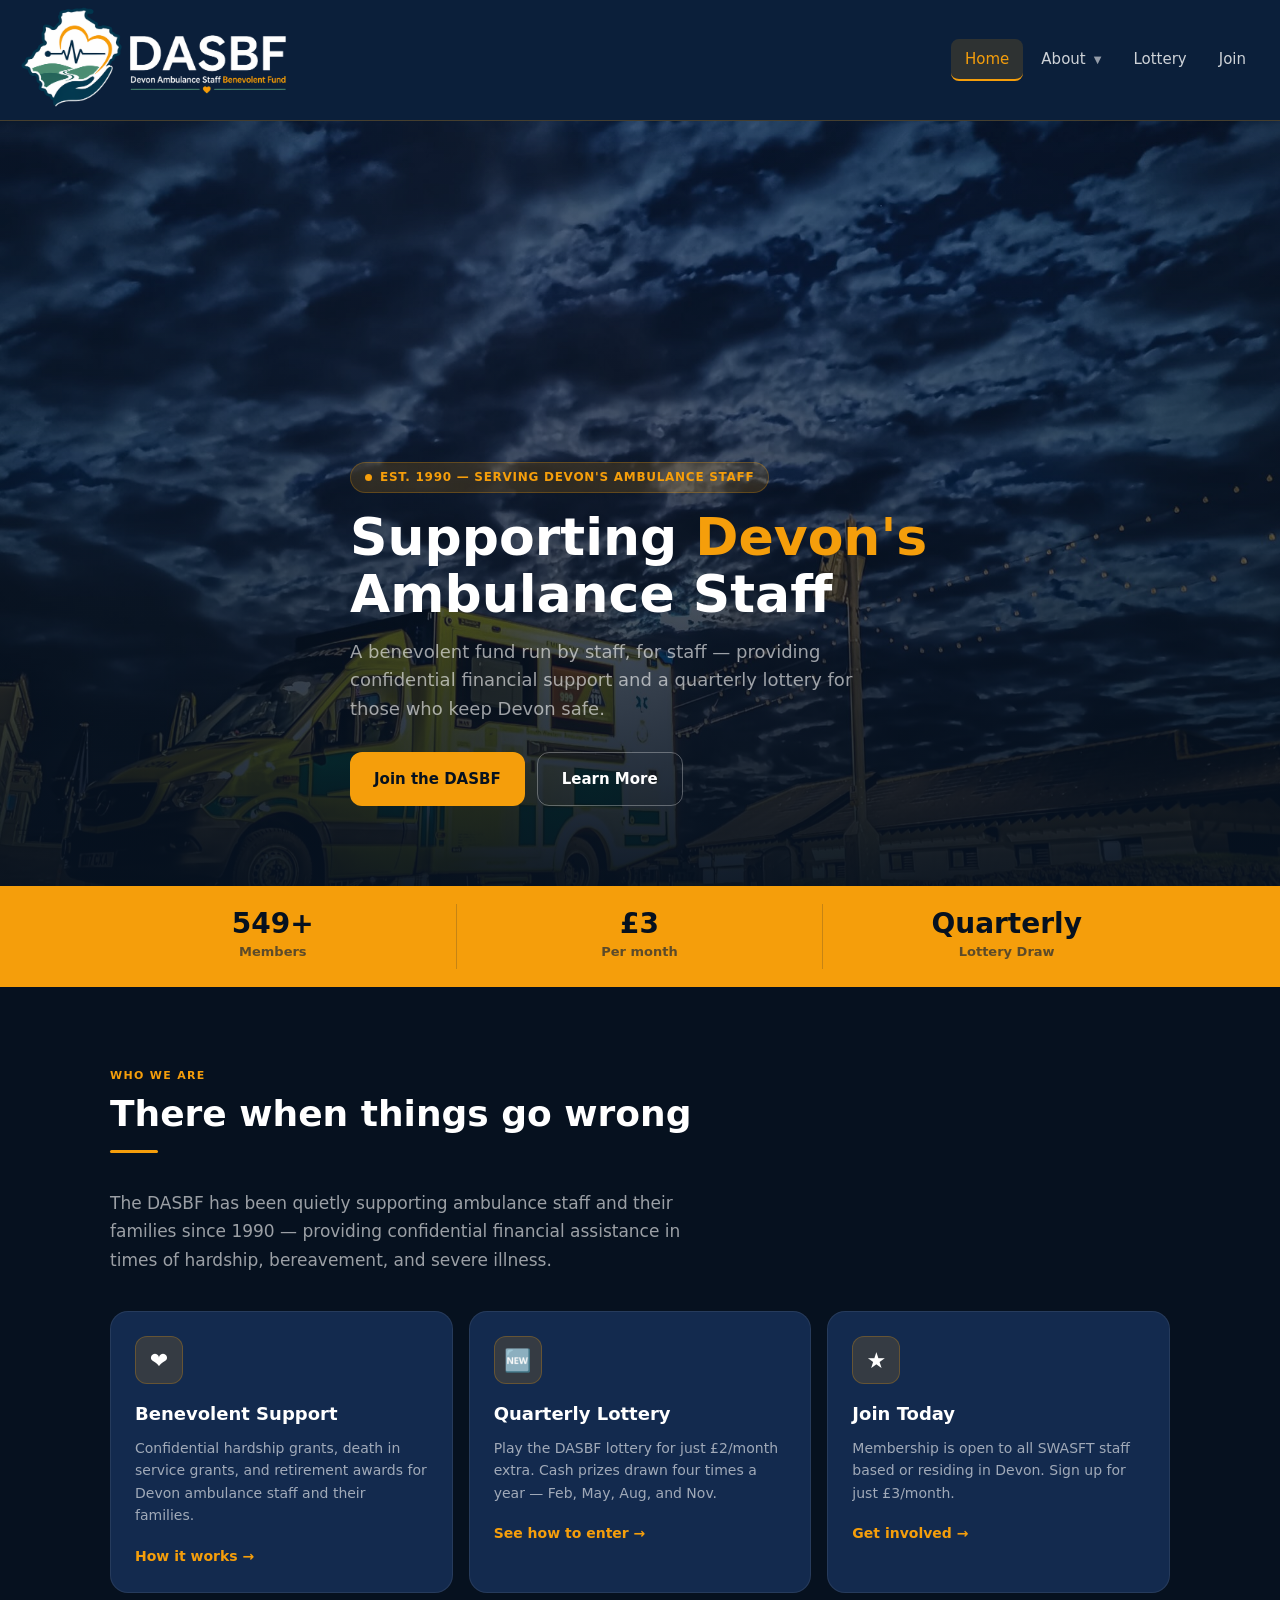
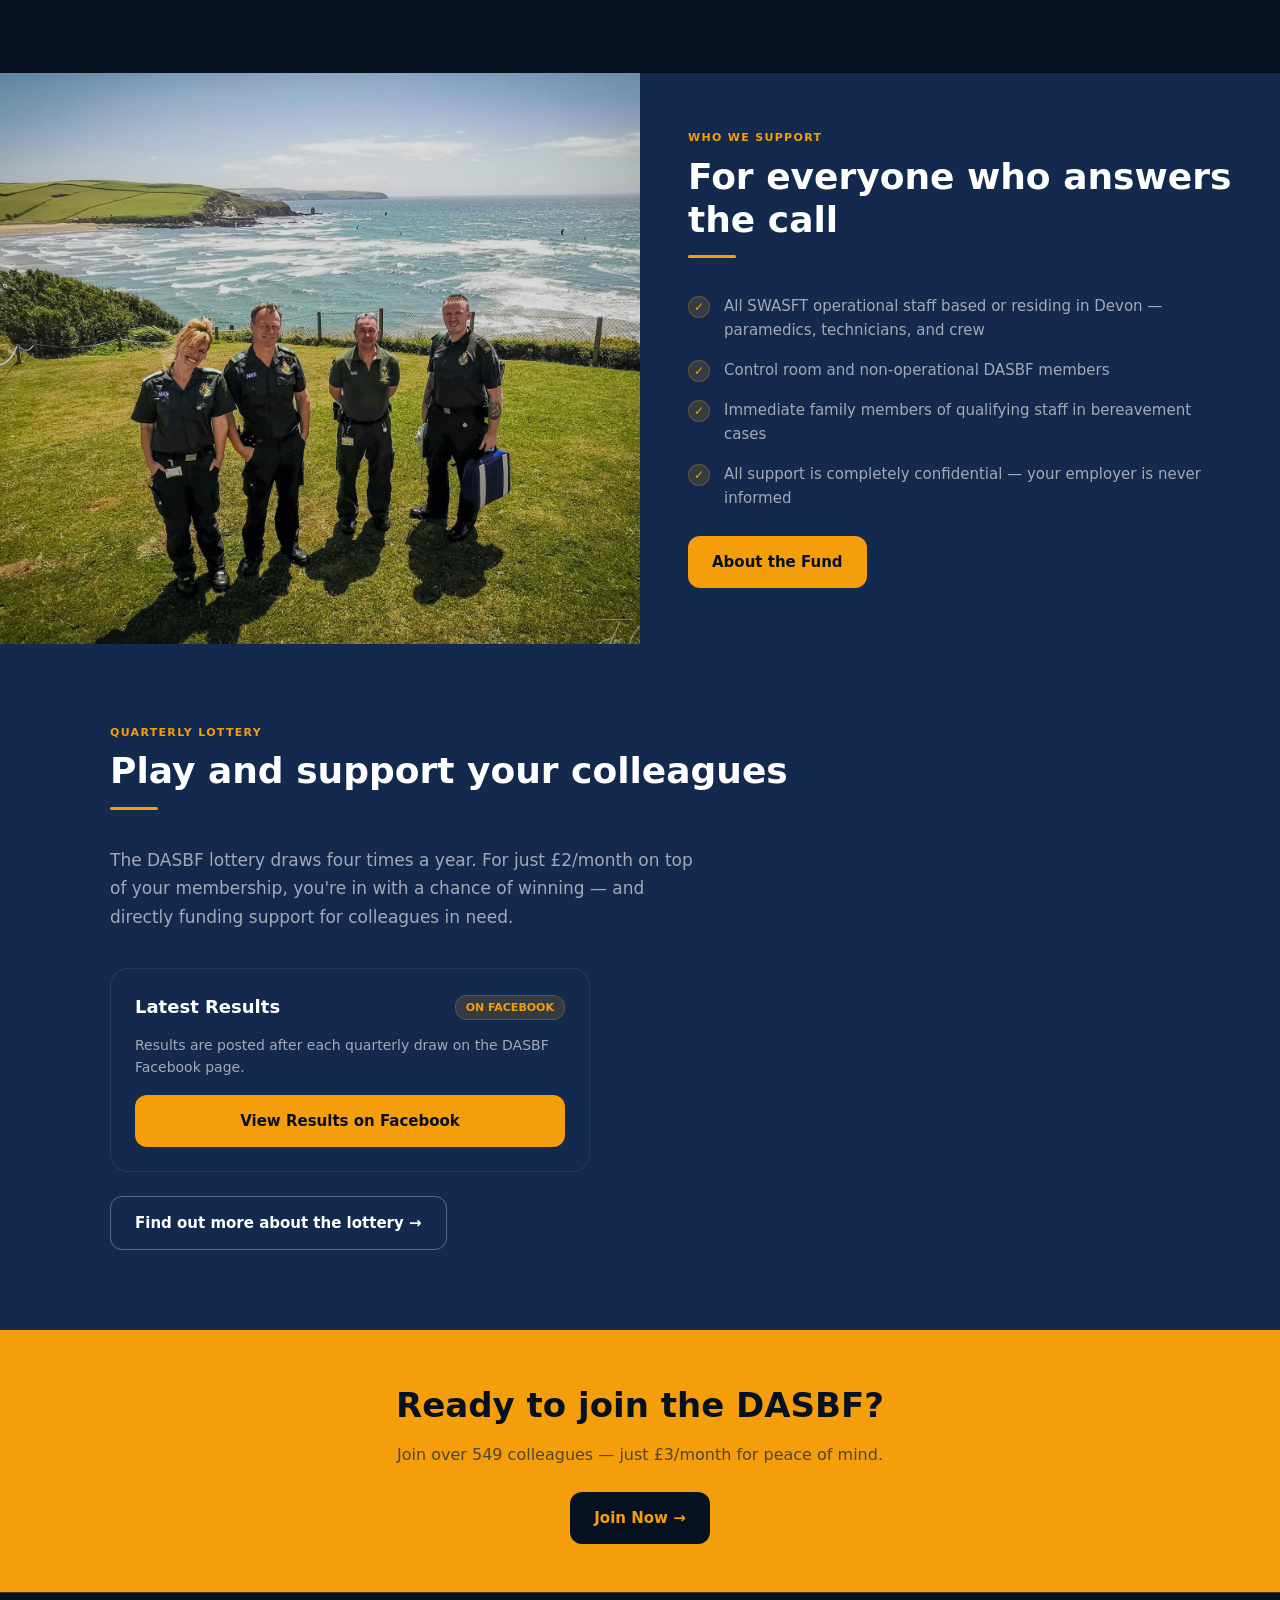
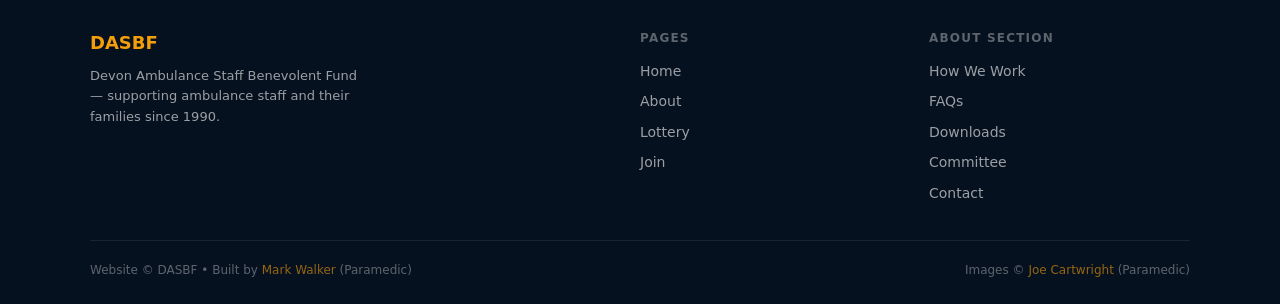
<file: index.html>
<!DOCTYPE html>
<html lang="en">
<head>
  <meta charset="UTF-8" />
  <meta name="viewport" content="width=device-width, initial-scale=1.0" />
  <meta name="description" content="The Devon Ambulance Staff Benevolent Fund — supporting Devon's ambulance staff and their families since 1990." />
  <title>DASBF — Devon Ambulance Staff Benevolent Fund</title>
  <link rel="stylesheet" href="css/styles.css" />
</head>
<body>

  <nav class="site-nav" role="navigation" aria-label="Main navigation">
    <div class="nav-inner">
      <a href="index.html" class="nav-logo"><img src="images/logo.png" alt="DASBF — Devon Ambulance Staff Benevolent Fund" class="nav-logo-img" /></a>
      <button class="nav-toggle" aria-expanded="false" aria-label="Toggle menu">
        <span></span><span></span><span></span>
      </button>
    </div>
    <div class="nav-menu">
      <a href="index.html" class="active">Home</a>
      <div class="nav-item">
        <button class="nav-dropdown-toggle " aria-expanded="false" aria-haspopup="true">
          About <span class="dropdown-arrow">&#9660;</span>
        </button>
        <div class="nav-dropdown">
      <a href="about.html" class="">&#8962; About</a>
      <a href="about-how-we-work.html" class="">How We Work</a>
      <a href="about-faq.html" class="">FAQs</a>
      <a href="about-downloads.html" class="">Downloads</a>
      <a href="about-committee.html" class="">Committee</a>
      <a href="contact.html" class="">Contact</a>
        </div>
      </div>
      <a href="lottery.html" class="">Lottery</a>
      <a href="join.html" class="">Join</a>
    </div>
  </nav>

  <!-- HERO -->
  <section class="hero" aria-label="Welcome">
    <!-- REPLACE: Add Joe's best action/crew photo as background-image -->
    <div class="hero-bg" style="background-image: url('images/hero-main.jpg');"></div>
    <div class="hero-overlay"></div>
    <div class="hero-content container">
      <div class="hero-badge">
        <span class="pulse-dot"></span>
        Est. 1990 &mdash; Serving Devon's Ambulance Staff
      </div>
      <h1>Supporting <em>Devon's</em><br>Ambulance Staff</h1>
      <p>A benevolent fund run by staff, for staff — providing confidential financial support and a quarterly lottery for those who keep Devon safe.</p>
      <div class="hero-actions">
        <a href="join.html" class="btn btn-amber">Join the DASBF</a>
        <a href="about.html" class="btn btn-outline">Learn More</a>
      </div>
    </div>
  </section>

  <!-- STATS STRIP -->
  <div class="stats-strip">
    <div class="stats-grid">
      <div class="stat">
        <span class="stat-num">549+</span>
        <span class="stat-label">Members</span>
      </div>
      <div class="stat">
        <span class="stat-num">£3</span>
        <span class="stat-label">Per month</span>
      </div>
      <div class="stat">
        <span class="stat-num">Quarterly</span>
        <span class="stat-label">Lottery Draw</span>
      </div>
    </div>
  </div>

  <!-- WHAT WE DO -->
  <section class="section">
    <div class="container">
      <p class="section-label">Who We Are</p>
      <h2 class="section-title">There when things go wrong</h2>
      <div class="section-divider"></div>
      <p class="section-lead">The DASBF has been quietly supporting ambulance staff and their families since 1990 — providing confidential financial assistance in times of hardship, bereavement, and severe illness.</p>
      <div class="cards-grid">
        <div class="card">
          <div class="card-icon">&#10084;</div>
          <h3>Benevolent Support</h3>
          <p>Confidential hardship grants, death in service grants, and retirement awards for Devon ambulance staff and their families.</p>
          <a href="about-how-we-work.html" class="card-link">How it works &rarr;</a>
        </div>
        <div class="card">
          <div class="card-icon">&#127381;</div>
          <h3>Quarterly Lottery</h3>
          <p>Play the DASBF lottery for just £2/month extra. Cash prizes drawn four times a year — Feb, May, Aug, and Nov.</p>
          <a href="lottery.html" class="card-link">See how to enter &rarr;</a>
        </div>
        <div class="card">
          <div class="card-icon">&#9733;</div>
          <h3>Join Today</h3>
          <p>Membership is open to all SWASFT staff based or residing in Devon. Sign up for just £3/month.</p>
          <a href="join.html" class="card-link">Get involved &rarr;</a>
        </div>
      </div>
    </div>
  </section>

  <!-- PHOTO SPLIT -->
  <section class="split">
    <!-- REPLACE: A candid crew or ambulance photo from Joe -->
    <div class="split-photo" style="background-image: url('images/split-crew.jpg');"></div>
    <div class="split-content">
      <p class="section-label">Who We Support</p>
      <h2 class="section-title">For everyone who answers the call</h2>
      <div class="section-divider"></div>
      <ul class="info-list">
        <li><span class="check">&#10003;</span> All SWASFT operational staff based or residing in Devon — paramedics, technicians, and crew</li>
        <li><span class="check">&#10003;</span> Control room and non-operational DASBF members</li>
        <li><span class="check">&#10003;</span> Immediate family members of qualifying staff in bereavement cases</li>
        <li><span class="check">&#10003;</span> All support is completely confidential — your employer is never informed</li>
      </ul>
      <br />
      <a href="about.html" class="btn btn-amber">About the Fund</a>
    </div>
  </section>

  <!-- LOTTERY TEASER -->
  <section class="section" style="background: var(--navy-mid);">
    <div class="container">
      <p class="section-label">Quarterly Lottery</p>
      <h2 class="section-title">Play and support your colleagues</h2>
      <div class="section-divider"></div>
      <p class="section-lead">The DASBF lottery draws four times a year. For just £2/month on top of your membership, you're in with a chance of winning — and directly funding support for colleagues in need.</p>
      <div class="card" style="max-width: 480px; margin-bottom: 24px;">
        <div style="display:flex; align-items:center; justify-content:space-between; flex-wrap:wrap; gap:8px; margin-bottom:12px;">
          <h3 style="margin:0;">Latest Results</h3>
          <span style="font-size:11px; background:var(--amber-pale); border:1px solid var(--border-amber); color:var(--amber); padding:3px 10px; border-radius:12px; font-weight:700;">ON FACEBOOK</span>
        </div>
        <p style="margin-bottom:16px;">Results are posted after each quarterly draw on the DASBF Facebook page.</p>
        <!-- REPLACE: Update to the real DASBF Facebook page URL -->
        <a href="https://www.facebook.com/dasbfund" class="btn btn-amber btn-block" target="_blank" rel="noopener">View Results on Facebook</a>
      </div>
      <a href="lottery.html" class="btn btn-outline">Find out more about the lottery &rarr;</a>
    </div>
  </section>

  <!-- CTA -->
  <section class="cta-banner">
    <h2>Ready to join the DASBF?</h2>
    <p>Join over 549 colleagues — just £3/month for peace of mind.</p>
    <a href="join.html" class="btn btn-navy">Join Now &rarr;</a>
  </section>

  <footer class="site-footer">
    <div class="footer-inner">
      <div class="footer-brand">
        <h3>DASBF</h3>
        <p>Devon Ambulance Staff Benevolent Fund — supporting ambulance staff and their families since 1990.</p>
      </div>
      <div class="footer-col">
        <h4>Pages</h4>
        <a href="index.html">Home</a>
        <a href="about.html">About</a>
        <a href="lottery.html">Lottery</a>
        <a href="join.html">Join</a>
      </div>
      <div class="footer-col">
        <h4>About Section</h4>
        <a href="about-how-we-work.html">How We Work</a>
        <a href="about-faq.html">FAQs</a>
        <a href="about-downloads.html">Downloads</a>
        <a href="about-committee.html">Committee</a>
        <a href="contact.html">Contact</a>
      </div>
    </div>
    <div class="footer-bottom">
      <p>Website &copy; DASBF &bull; Built by <a href="mailto:markdevon@gmail.com">Mark Walker</a> (Paramedic)</p>
      <p>Images &copy; <a href="https://www.instagram.com/life_on_the_999/" target="_blank" rel="noopener">Joe Cartwright</a> (Paramedic)</p>
    </div>
  </footer>

  <script src="js/main.js"></script>
</body>
</html>
</file>
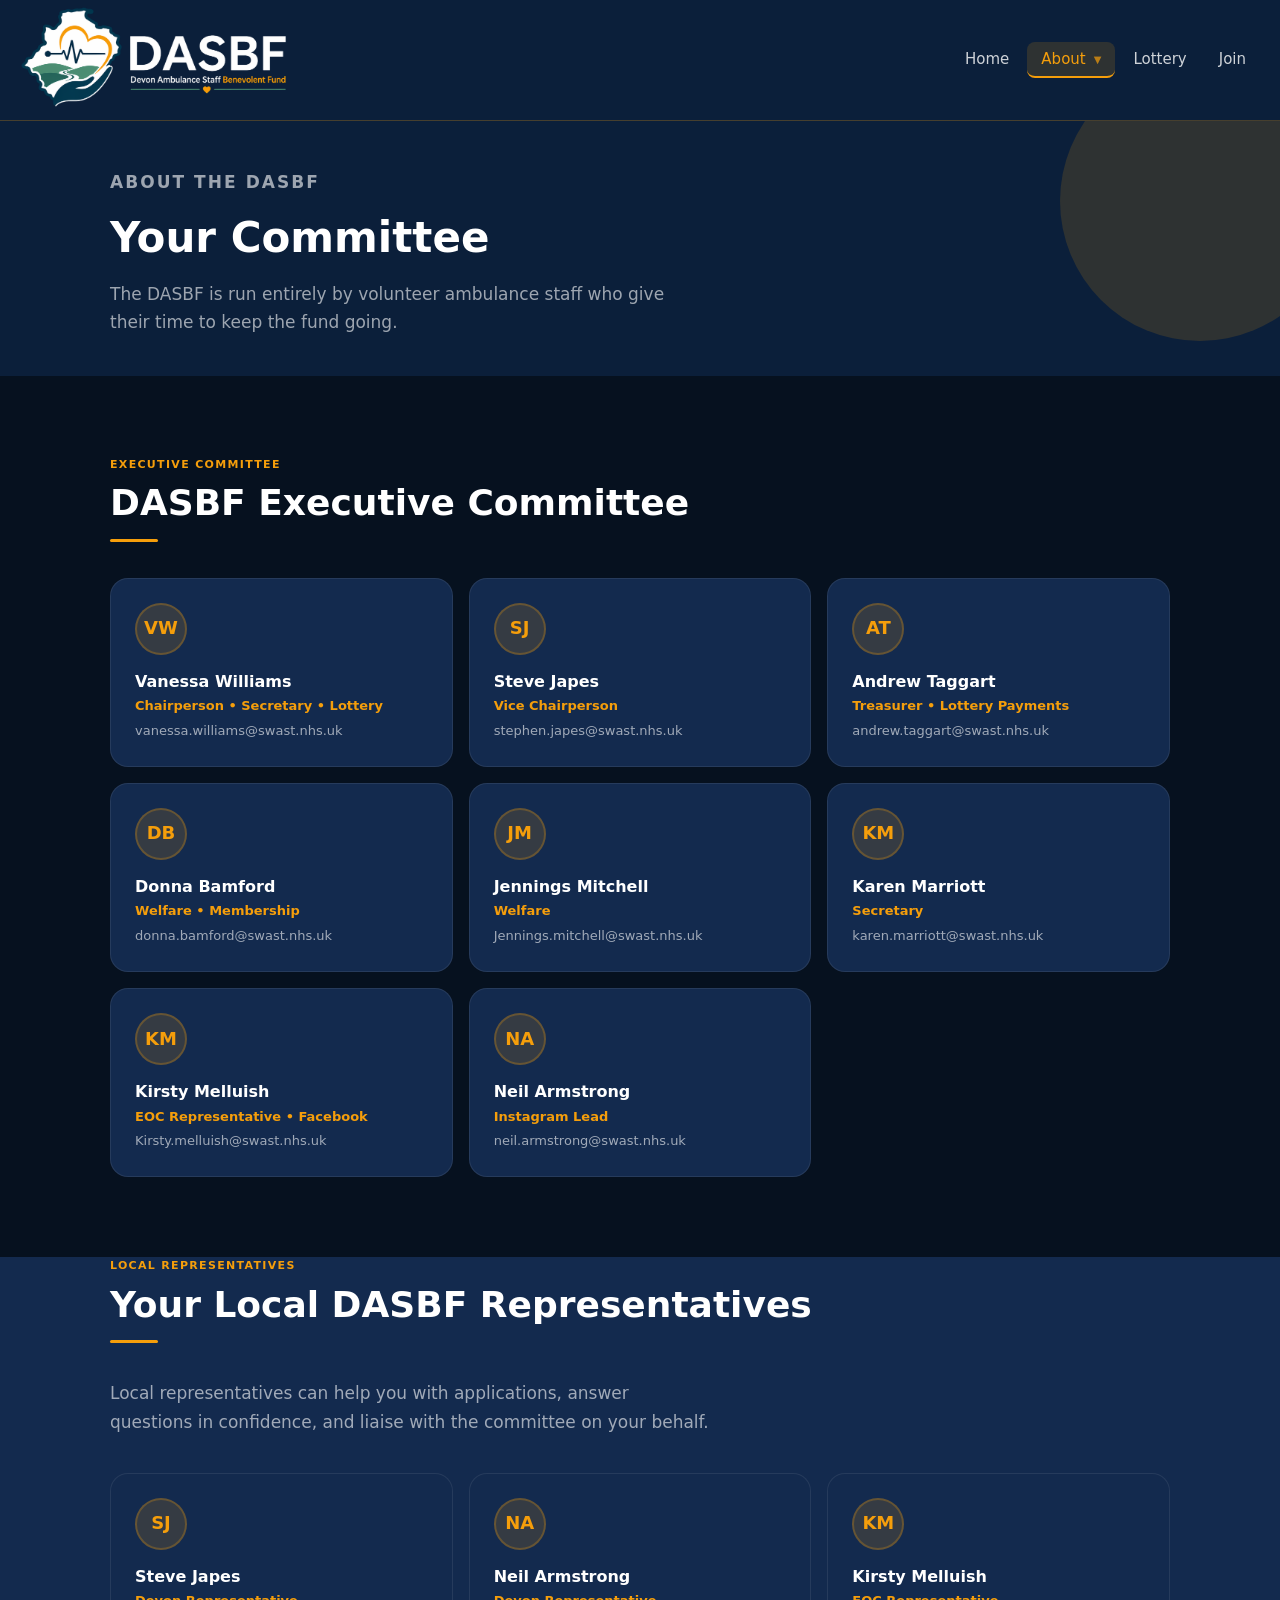
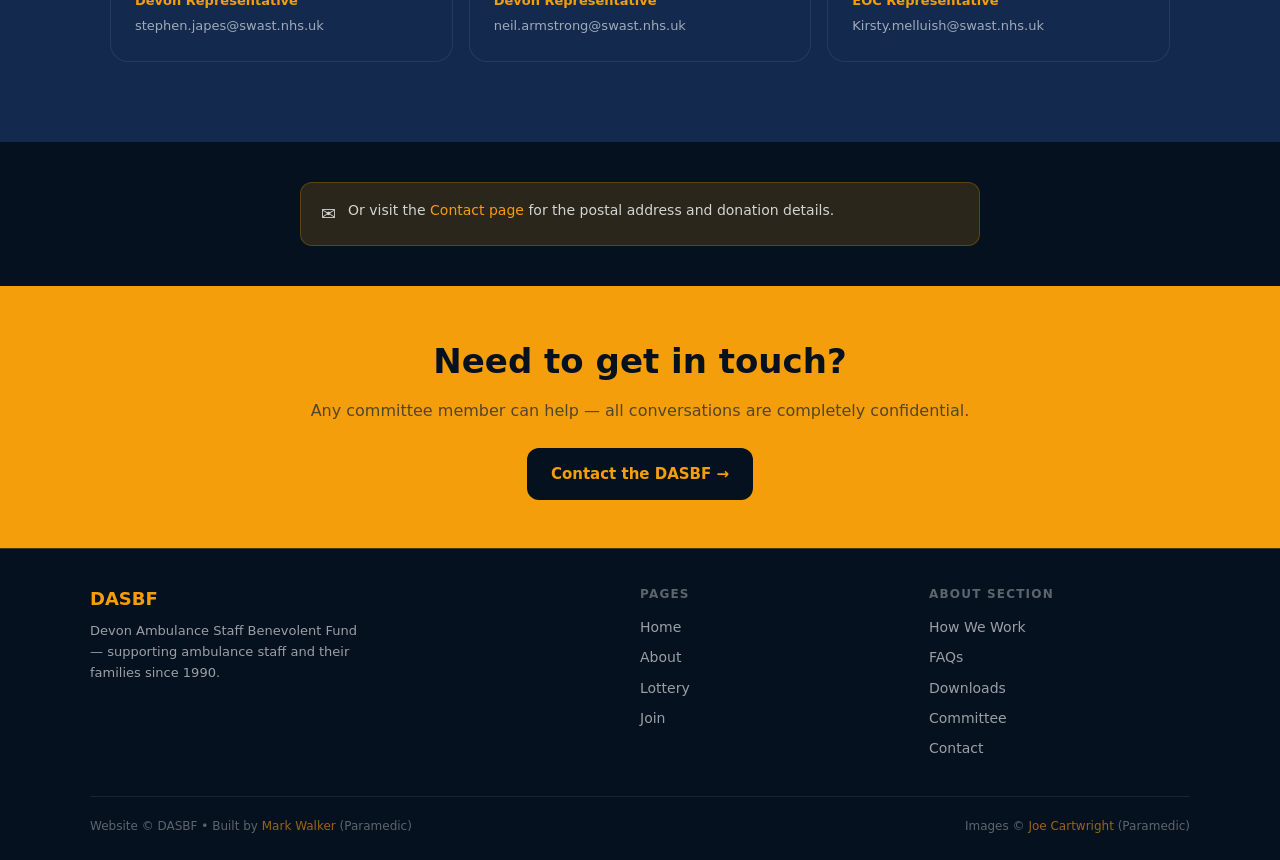
<file: about-committee.html>
<!DOCTYPE html>
<html lang="en">
<head>
  <meta charset="UTF-8" />
  <meta name="viewport" content="width=device-width, initial-scale=1.0" />
  <meta name="description" content="Meet the DASBF Executive Committee and local representatives for Devon ambulance staff." />
  <title>Committee — DASBF Devon Ambulance Staff Benevolent Fund</title>
  <link rel="stylesheet" href="css/styles.css" />
</head>
<body>

  <nav class="site-nav" role="navigation" aria-label="Main navigation">
    <div class="nav-inner">
      <a href="index.html" class="nav-logo"><img src="images/logo.png" alt="DASBF — Devon Ambulance Staff Benevolent Fund" class="nav-logo-img" /></a>
      <button class="nav-toggle" aria-expanded="false" aria-label="Toggle menu">
        <span></span><span></span><span></span>
      </button>
    </div>
    <div class="nav-menu">
      <a href="index.html" class="">Home</a>
      <div class="nav-item">
        <button class="nav-dropdown-toggle active" aria-expanded="false" aria-haspopup="true">
          About <span class="dropdown-arrow">&#9660;</span>
        </button>
        <div class="nav-dropdown">
      <a href="about.html" class="">&#8962; About</a>
      <a href="about-how-we-work.html" class="">How We Work</a>
      <a href="about-faq.html" class="">FAQs</a>
      <a href="about-downloads.html" class="">Downloads</a>
      <a href="about-committee.html" class="active">Committee</a>
      <a href="contact.html" class="">Contact</a>
        </div>
      </div>
      <a href="lottery.html" class="">Lottery</a>
      <a href="join.html" class="">Join</a>
    </div>
  </nav>

  <section class="page-hero">
    <div class="container">
      <p class="section-label">About the DASBF</p>
      <h1>Your Committee</h1>
      <p>The DASBF is run entirely by volunteer ambulance staff who give their time to keep the fund going.</p>
    </div>
  </section>

  <!-- Executive Committee -->
  <section class="section">
    <div class="container">
      <p class="section-label">Executive Committee</p>
      <h2 class="section-title">DASBF Executive Committee</h2>
      <div class="section-divider"></div>

      <div class="team-grid">

        <div class="team-card">
          <div class="team-avatar">VW</div>
          <h3>Vanessa Williams</h3>
          <p class="role">Chairperson &bull; Secretary &bull; Lottery</p>
          <p class="email"><a href="mailto:vanessa.williams@swast.nhs.uk">vanessa.williams@swast.nhs.uk</a></p>
        </div>

        <div class="team-card">
          <div class="team-avatar">SJ</div>
          <h3>Steve Japes</h3>
          <p class="role">Vice Chairperson</p>
          <p class="email"><a href="mailto:stephen.japes@swast.nhs.uk">stephen.japes@swast.nhs.uk</a></p>
        </div>

        <div class="team-card">
          <div class="team-avatar">AT</div>
          <h3>Andrew Taggart</h3>
          <p class="role">Treasurer &bull; Lottery Payments</p>
          <p class="email"><a href="mailto:andrew.taggart@swast.nhs.uk">andrew.taggart@swast.nhs.uk</a></p>
        </div>

        <div class="team-card">
          <div class="team-avatar">DB</div>
          <h3>Donna Bamford</h3>
          <p class="role">Welfare &bull; Membership</p>
          <p class="email"><a href="mailto:donna.bamford@swast.nhs.uk">donna.bamford@swast.nhs.uk</a></p>
        </div>

        <div class="team-card">
          <div class="team-avatar">JM</div>
          <h3>Jennings Mitchell</h3>
          <p class="role">Welfare</p>
          <p class="email"><a href="mailto:Jennings.mitchell@swast.nhs.uk">Jennings.mitchell@swast.nhs.uk</a></p>
        </div>

        <div class="team-card">
          <div class="team-avatar">KM</div>
          <h3>Karen Marriott</h3>
          <p class="role">Secretary</p>
          <p class="email"><a href="mailto:karen.marriott@swast.nhs.uk">karen.marriott@swast.nhs.uk</a></p>
        </div>

        <div class="team-card">
          <div class="team-avatar">KM</div>
          <h3>Kirsty Melluish</h3>
          <p class="role">EOC Representative &bull; Facebook</p>
          <p class="email"><a href="mailto:Kirsty.melluish@swast.nhs.uk">Kirsty.melluish@swast.nhs.uk</a></p>
        </div>

        <div class="team-card">
          <div class="team-avatar">NA</div>
          <h3>Neil Armstrong</h3>
          <p class="role">Instagram Lead</p>
          <p class="email"><a href="mailto:neil.armstrong@swast.nhs.uk">neil.armstrong@swast.nhs.uk</a></p>
        </div>

      </div>
    </div>
  </section>

  <!-- Local Representatives -->
  <section class="section" style="background: var(--navy-mid); padding-top: 0;">
    <div class="container">
      <p class="section-label">Local Representatives</p>
      <h2 class="section-title">Your Local DASBF Representatives</h2>
      <div class="section-divider"></div>
      <p class="section-lead">Local representatives can help you with applications, answer questions in confidence, and liaise with the committee on your behalf.</p>

      <div class="team-grid">

        <div class="team-card">
          <div class="team-avatar">SJ</div>
          <h3>Steve Japes</h3>
          <p class="role">Devon Representative</p>
          <p class="email"><a href="mailto:stephen.japes@swast.nhs.uk">stephen.japes@swast.nhs.uk</a></p>
        </div>

        <div class="team-card">
          <div class="team-avatar">NA</div>
          <h3>Neil Armstrong</h3>
          <p class="role">Devon Representative</p>
          <p class="email"><a href="mailto:neil.armstrong@swast.nhs.uk">neil.armstrong@swast.nhs.uk</a></p>
        </div>

        <div class="team-card">
          <div class="team-avatar">KM</div>
          <h3>Kirsty Melluish</h3>
          <p class="role">EOC Representative</p>
          <p class="email"><a href="mailto:Kirsty.melluish@swast.nhs.uk">Kirsty.melluish@swast.nhs.uk</a></p>
        </div>

      </div>
    </div>
  </section>

  <!-- General contact notice -->
  <section class="section" style="padding-top: 40px; padding-bottom: 40px;">
    <div class="container" style="max-width: 720px;">
      <div class="notice">
        <span class="notice-icon">&#9993;</span>
        <p>Or visit the <a href="contact.html" style="color:var(--amber);">Contact page</a> for the postal address and donation details.</p>
      </div>
    </div>
  </section>

  <section class="cta-banner">
    <h2>Need to get in touch?</h2>
    <p>Any committee member can help — all conversations are completely confidential.</p>
    <a href="contact.html" class="btn btn-navy">Contact the DASBF &rarr;</a>
  </section>

  <footer class="site-footer">
    <div class="footer-inner">
      <div class="footer-brand">
        <h3>DASBF</h3>
        <p>Devon Ambulance Staff Benevolent Fund — supporting ambulance staff and their families since 1990.</p>
      </div>
      <div class="footer-col">
        <h4>Pages</h4>
        <a href="index.html">Home</a>
        <a href="about.html">About</a>
        <a href="lottery.html">Lottery</a>
        <a href="join.html">Join</a>
      </div>
      <div class="footer-col">
        <h4>About Section</h4>
        <a href="about-how-we-work.html">How We Work</a>
        <a href="about-faq.html">FAQs</a>
        <a href="about-downloads.html">Downloads</a>
        <a href="about-committee.html">Committee</a>
        <a href="contact.html">Contact</a>
      </div>
    </div>
    <div class="footer-bottom">
      <p>Website &copy; DASBF &bull; Built by <a href="mailto:markdevon@gmail.com">Mark Walker</a> (Paramedic)</p>
      <p>Images &copy; <a href="https://www.instagram.com/life_on_the_999/" target="_blank" rel="noopener">Joe Cartwright</a> (Paramedic)</p>
    </div>
  </footer>

  <script src="js/main.js"></script>
</body>
</html>
</file>
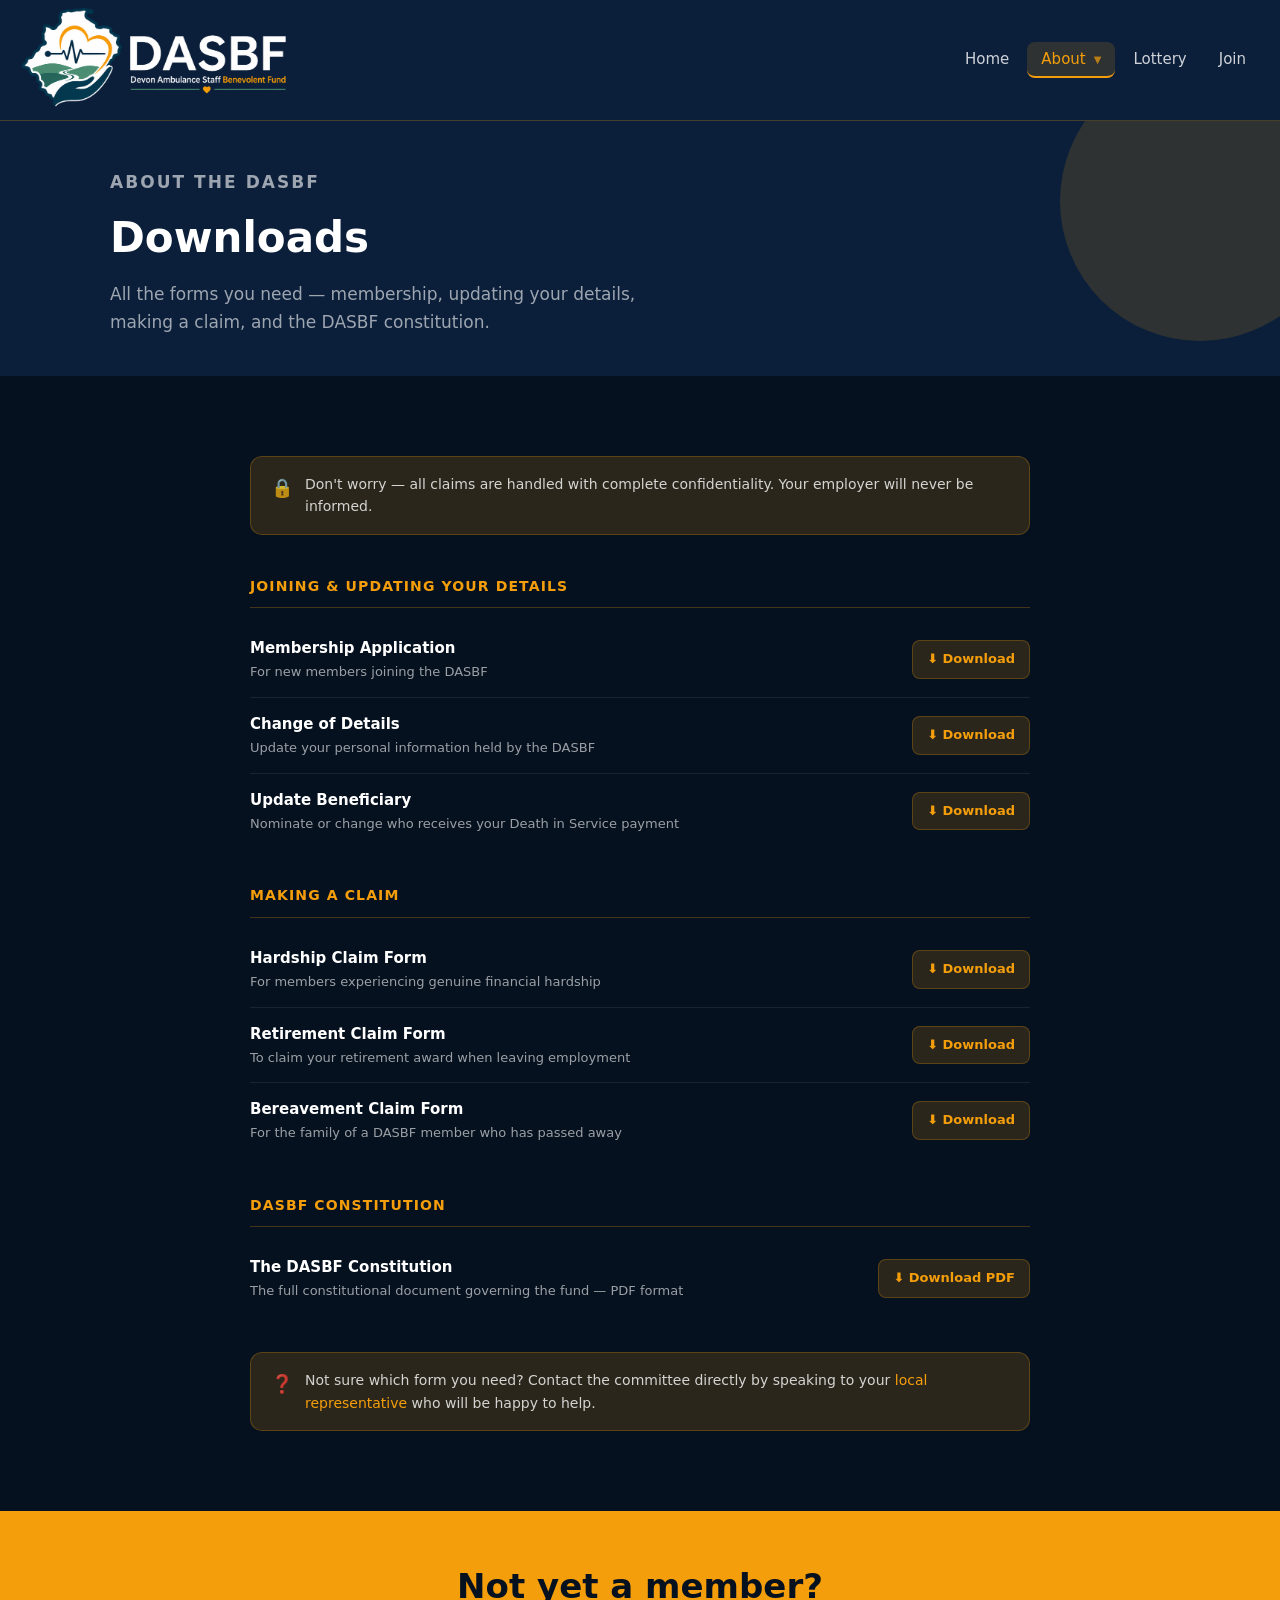
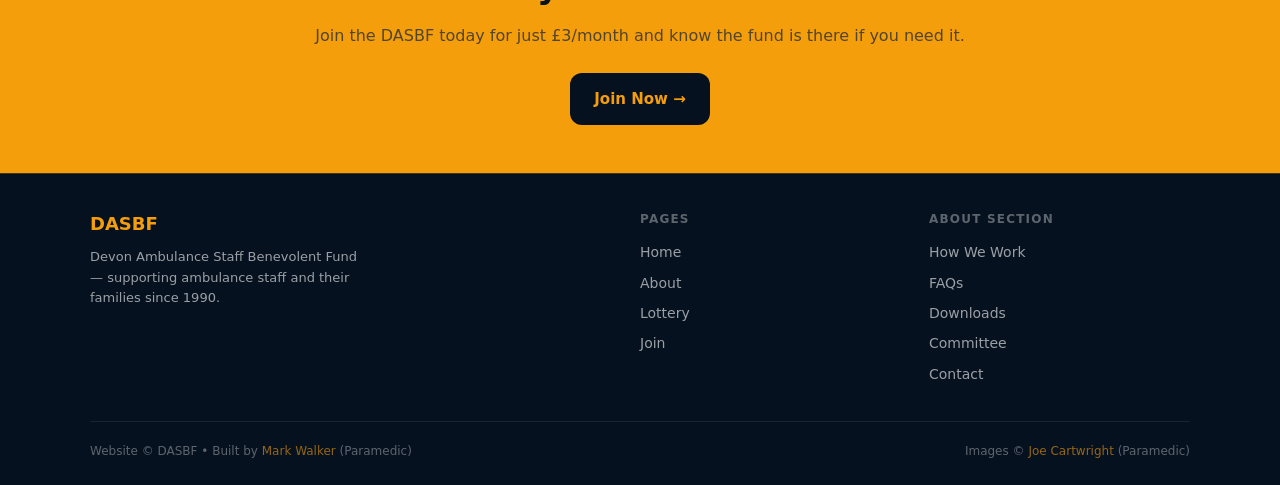
<file: about-downloads.html>
<!DOCTYPE html>
<html lang="en">
<head>
  <meta charset="UTF-8" />
  <meta name="viewport" content="width=device-width, initial-scale=1.0" />
  <meta name="description" content="DASBF downloadable forms — membership, change of details, hardship claims, retirement, bereavement, and the constitution." />
  <title>Downloads — DASBF Devon Ambulance Staff Benevolent Fund</title>
  <link rel="stylesheet" href="css/styles.css" />
</head>
<body>

  <nav class="site-nav" role="navigation" aria-label="Main navigation">
    <div class="nav-inner">
      <a href="index.html" class="nav-logo"><img src="images/logo.png" alt="DASBF — Devon Ambulance Staff Benevolent Fund" class="nav-logo-img" /></a>
      <button class="nav-toggle" aria-expanded="false" aria-label="Toggle menu">
        <span></span><span></span><span></span>
      </button>
    </div>
    <div class="nav-menu">
      <a href="index.html" class="">Home</a>
      <div class="nav-item">
        <button class="nav-dropdown-toggle active" aria-expanded="false" aria-haspopup="true">
          About <span class="dropdown-arrow">&#9660;</span>
        </button>
        <div class="nav-dropdown">
      <a href="about.html" class="">&#8962; About</a>
      <a href="about-how-we-work.html" class="">How We Work</a>
      <a href="about-faq.html" class="">FAQs</a>
      <a href="about-downloads.html" class="active">Downloads</a>
      <a href="about-committee.html" class="">Committee</a>
      <a href="contact.html" class="">Contact</a>
        </div>
      </div>
      <a href="lottery.html" class="">Lottery</a>
      <a href="join.html" class="">Join</a>
    </div>
  </nav>

  <section class="page-hero">
    <div class="container">
      <p class="section-label">About the DASBF</p>
      <h1>Downloads</h1>
      <p>All the forms you need — membership, updating your details, making a claim, and the DASBF constitution.</p>
    </div>
  </section>

  <section class="section">
    <div class="container" style="max-width: 820px;">

      <div class="notice" style="margin-bottom:40px;">
        <span class="notice-icon">&#128274;</span>
        <p>Don't worry — all claims are handled with complete confidentiality. Your employer will never be informed.</p>
      </div>

      <!-- Membership forms -->
      <div class="download-group">
        <h3>Joining &amp; Updating Your Details</h3>

        <div class="download-item">
          <div class="download-info">
            <h4>Membership Application</h4>
            <p>For new members joining the DASBF</p>
          </div>
          <a href="docs/application-form.doc"
             class="download-btn" target="_blank" rel="noopener">
            &#11015; Download
          </a>
        </div>

        <div class="download-item">
          <div class="download-info">
            <h4>Change of Details</h4>
            <p>Update your personal information held by the DASBF</p>
          </div>
          <a href="docs/change-of-details.docx"
             class="download-btn" target="_blank" rel="noopener">
            &#11015; Download
          </a>
        </div>

        <div class="download-item">
          <div class="download-info">
            <h4>Update Beneficiary</h4>
            <p>Nominate or change who receives your Death in Service payment</p>
          </div>
          <a href="docs/beneficiary-form.doc"
             class="download-btn" target="_blank" rel="noopener">
            &#11015; Download
          </a>
        </div>
      </div>

      <!-- Claim forms -->
      <div class="download-group">
        <h3>Making a Claim</h3>

        <div class="download-item">
          <div class="download-info">
            <h4>Hardship Claim Form</h4>
            <p>For members experiencing genuine financial hardship</p>
          </div>
          <a href="docs/hardship-claim-form.doc"
             class="download-btn" target="_blank" rel="noopener">
            &#11015; Download
          </a>
        </div>

        <div class="download-item">
          <div class="download-info">
            <h4>Retirement Claim Form</h4>
            <p>To claim your retirement award when leaving employment</p>
          </div>
          <a href="docs/retirement-claim-form.doc"
             class="download-btn" target="_blank" rel="noopener">
            &#11015; Download
          </a>
        </div>

        <div class="download-item">
          <div class="download-info">
            <h4>Bereavement Claim Form</h4>
            <p>For the family of a DASBF member who has passed away</p>
          </div>
          <a href="docs/bereavement-claim-form.doc"
             class="download-btn" target="_blank" rel="noopener">
            &#11015; Download
          </a>
        </div>
      </div>

      <!-- Constitution -->
      <div class="download-group">
        <h3>DASBF Constitution</h3>

        <div class="download-item">
          <div class="download-info">
            <h4>The DASBF Constitution</h4>
            <p>The full constitutional document governing the fund — PDF format</p>
          </div>
          <a href="docs/constitution.pdf"
             class="download-btn" target="_blank" rel="noopener">
            &#11015; Download PDF
          </a>
        </div>
      </div>

      <!-- Need help -->
      <div class="notice" style="margin-top: 8px;">
        <span class="notice-icon">&#10067;</span>
        <p>Not sure which form you need? Contact the committee directly by speaking to your <a href="about-committee.html" style="color:var(--amber);">local representative</a> who will be happy to help.</p>
      </div>

    </div>
  </section>

  <section class="cta-banner">
    <h2>Not yet a member?</h2>
    <p>Join the DASBF today for just £3/month and know the fund is there if you need it.</p>
    <a href="join.html" class="btn btn-navy">Join Now &rarr;</a>
  </section>

  <footer class="site-footer">
    <div class="footer-inner">
      <div class="footer-brand">
        <h3>DASBF</h3>
        <p>Devon Ambulance Staff Benevolent Fund — supporting ambulance staff and their families since 1990.</p>
      </div>
      <div class="footer-col">
        <h4>Pages</h4>
        <a href="index.html">Home</a>
        <a href="about.html">About</a>
        <a href="lottery.html">Lottery</a>
        <a href="join.html">Join</a>
      </div>
      <div class="footer-col">
        <h4>About Section</h4>
        <a href="about-how-we-work.html">How We Work</a>
        <a href="about-faq.html">FAQs</a>
        <a href="about-downloads.html">Downloads</a>
        <a href="about-committee.html">Committee</a>
        <a href="contact.html">Contact</a>
      </div>
    </div>
    <div class="footer-bottom">
      <p>Website &copy; DASBF &bull; Built by <a href="mailto:markdevon@gmail.com">Mark Walker</a> (Paramedic)</p>
      <p>Images &copy; <a href="https://www.instagram.com/life_on_the_999/" target="_blank" rel="noopener">Joe Cartwright</a> (Paramedic)</p>
    </div>
  </footer>

  <script src="js/main.js"></script>
</body>
</html>
</file>
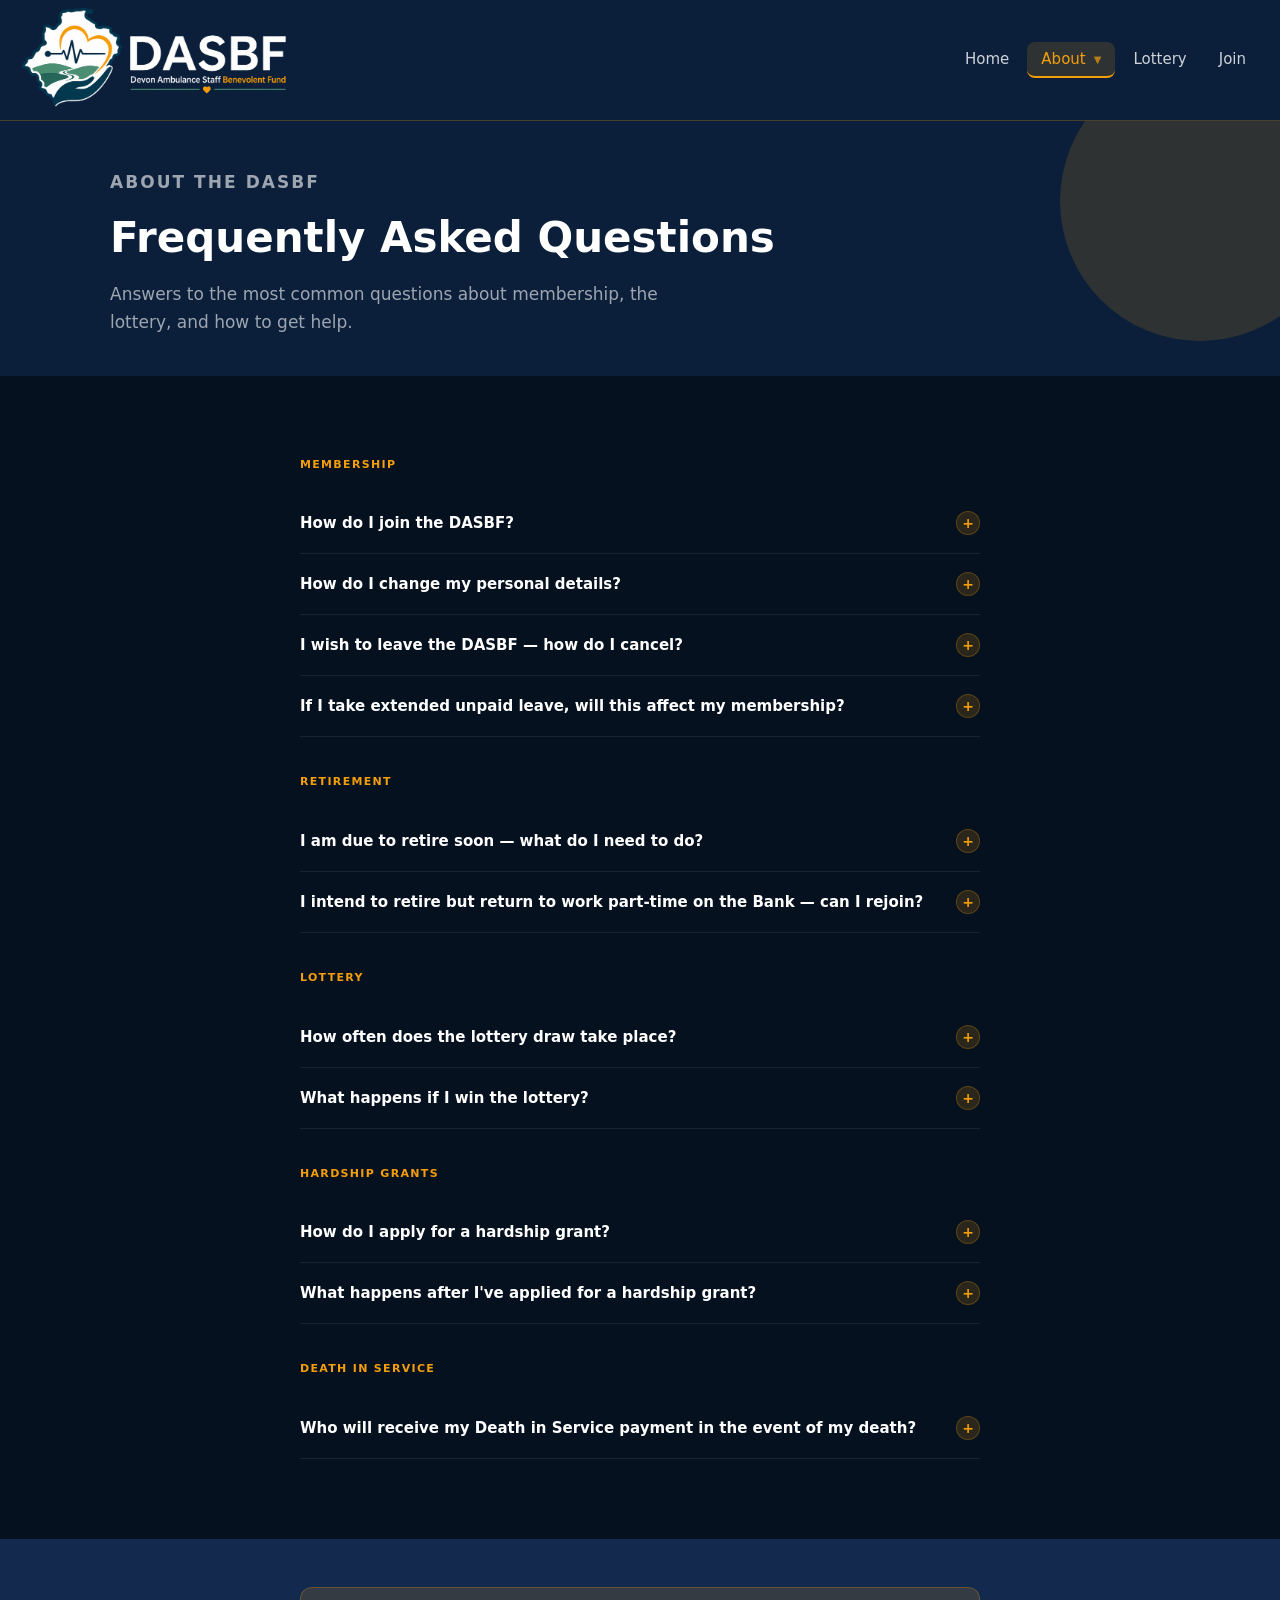
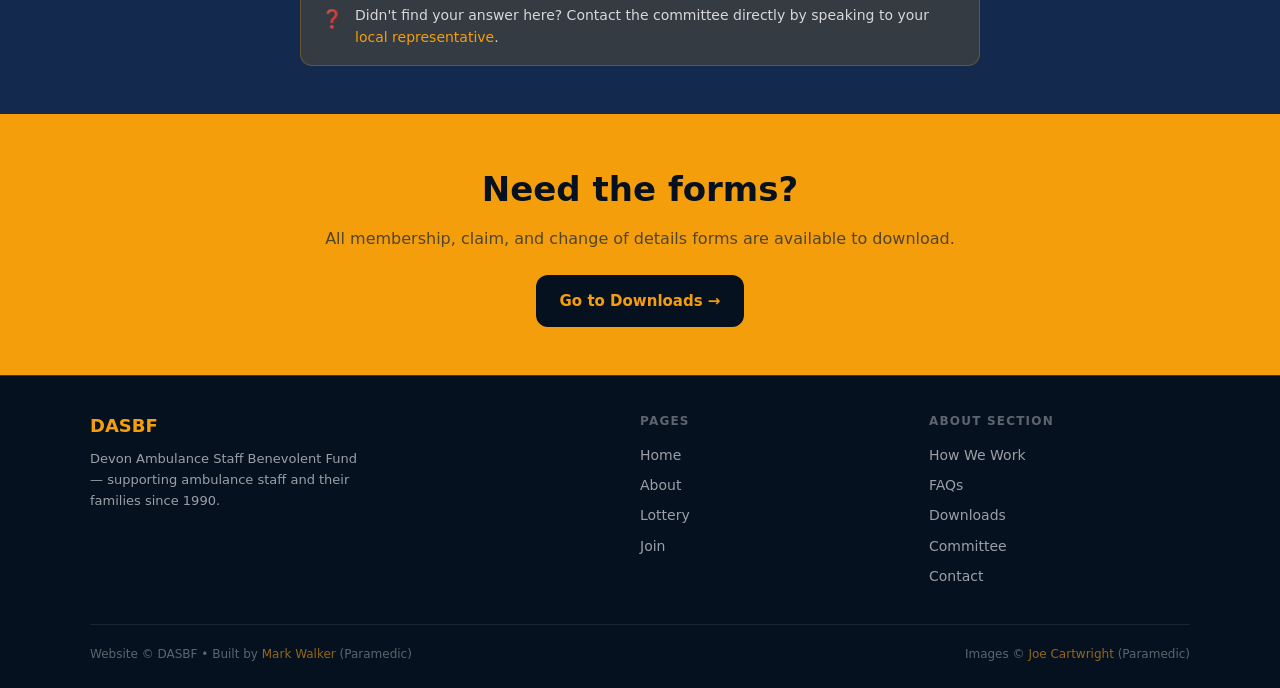
<file: about-faq.html>
<!DOCTYPE html>
<html lang="en">
<head>
  <meta charset="UTF-8" />
  <meta name="viewport" content="width=device-width, initial-scale=1.0" />
  <meta name="description" content="Frequently asked questions about DASBF membership, the lottery, hardship grants, and how to get help." />
  <title>FAQs — DASBF Devon Ambulance Staff Benevolent Fund</title>
  <link rel="stylesheet" href="css/styles.css" />
</head>
<body>

  <nav class="site-nav" role="navigation" aria-label="Main navigation">
    <div class="nav-inner">
      <a href="index.html" class="nav-logo"><img src="images/logo.png" alt="DASBF — Devon Ambulance Staff Benevolent Fund" class="nav-logo-img" /></a>
      <button class="nav-toggle" aria-expanded="false" aria-label="Toggle menu">
        <span></span><span></span><span></span>
      </button>
    </div>
    <div class="nav-menu">
      <a href="index.html" class="">Home</a>
      <div class="nav-item">
        <button class="nav-dropdown-toggle active" aria-expanded="false" aria-haspopup="true">
          About <span class="dropdown-arrow">&#9660;</span>
        </button>
        <div class="nav-dropdown">
      <a href="about.html" class="">&#8962; About</a>
      <a href="about-how-we-work.html" class="">How We Work</a>
      <a href="about-faq.html" class="active">FAQs</a>
      <a href="about-downloads.html" class="">Downloads</a>
      <a href="about-committee.html" class="">Committee</a>
      <a href="contact.html" class="">Contact</a>
        </div>
      </div>
      <a href="lottery.html" class="">Lottery</a>
      <a href="join.html" class="">Join</a>
    </div>
  </nav>

  <section class="page-hero">
    <div class="container">
      <p class="section-label">About the DASBF</p>
      <h1>Frequently Asked Questions</h1>
      <p>Answers to the most common questions about membership, the lottery, and how to get help.</p>
    </div>
  </section>

  <section class="section">
    <div class="container" style="max-width: 720px;">

      <!-- Membership -->
      <p class="section-label" style="margin-bottom:20px;">Membership</p>

      <div class="accordion-item">
        <button class="accordion-btn" aria-expanded="false">
          How do I join the DASBF?
          <span class="accordion-icon">+</span>
        </button>
        <div class="accordion-body">
          Download the membership application form from the <a href="about-downloads.html" style="color:var(--amber);">Downloads page</a>, print and complete it, and return it to the address shown on the form. You can also contact any <a href="about-committee.html" style="color:var(--amber);">committee member</a> directly for help signing up.
        </div>
      </div>

      <div class="accordion-item">
        <button class="accordion-btn" aria-expanded="false">
          How do I change my personal details?
          <span class="accordion-icon">+</span>
        </button>
        <div class="accordion-body">
          Download the change of details form from the <a href="about-downloads.html" style="color:var(--amber);">Downloads page</a>, complete it, and send it to the address on the form. We will update your details as soon as possible.
        </div>
      </div>

      <div class="accordion-item">
        <button class="accordion-btn" aria-expanded="false">
          I wish to leave the DASBF — how do I cancel?
          <span class="accordion-icon">+</span>
        </button>
        <div class="accordion-body">
          Download the leaving form from the <a href="about-downloads.html" style="color:var(--amber);">Downloads page</a>, complete it, and send it to the address on the form.
        </div>
      </div>

      <div class="accordion-item">
        <button class="accordion-btn" aria-expanded="false">
          If I take extended unpaid leave, will this affect my membership?
          <span class="accordion-icon">+</span>
        </button>
        <div class="accordion-body">
          You can continue your membership by paying in advance of your anticipated extended unpaid leave. For more information please contact <a href="mailto:donna.bamford@swast.nhs.uk" style="color:var(--amber);">donna.bamford@swast.nhs.uk</a> stating your intention.
        </div>
      </div>

      <!-- Retirement -->
      <p class="section-label" style="margin: 36px 0 20px;">Retirement</p>

      <div class="accordion-item">
        <button class="accordion-btn" aria-expanded="false">
          I am due to retire soon — what do I need to do?
          <span class="accordion-icon">+</span>
        </button>
        <div class="accordion-body">
          Download the retirement claim form from the <a href="about-downloads.html" style="color:var(--amber);">Downloads page</a>, print and complete it, and return it to the address shown on the form. Please do this in good time before your retirement date.
        </div>
      </div>

      <div class="accordion-item">
        <button class="accordion-btn" aria-expanded="false">
          I intend to retire but return to work part-time on the Bank — can I rejoin?
          <span class="accordion-icon">+</span>
        </button>
        <div class="accordion-body">
          Unfortunately, you will not be able to rejoin the DASBF after full retirement unless you have a permanent contract. If returning on a bank contract, you cannot rejoin the DASBF.
        </div>
      </div>

      <!-- Lottery -->
      <p class="section-label" style="margin: 36px 0 20px;">Lottery</p>

      <div class="accordion-item">
        <button class="accordion-btn" aria-expanded="false">
          How often does the lottery draw take place?
          <span class="accordion-icon">+</span>
        </button>
        <div class="accordion-body">
          Quarterly — four times a year, in February, May, August, and November. Results are posted on the DASBF Facebook page after each draw.
        </div>
      </div>

      <div class="accordion-item">
        <button class="accordion-btn" aria-expanded="false">
          What happens if I win the lottery?
          <span class="accordion-icon">+</span>
        </button>
        <div class="accordion-body">
          You will be contacted by a member of the Executive Committee who will arrange a convenient time and place for the cheque presentation. Payments can also be made by bank transfer — for details contact <a href="mailto:andrew.taggart@swast.nhs.uk" style="color:var(--amber);">andrew.taggart@swast.nhs.uk</a>.
        </div>
      </div>

      <!-- Hardship -->
      <p class="section-label" style="margin: 36px 0 20px;">Hardship Grants</p>

      <div class="accordion-item">
        <button class="accordion-btn" aria-expanded="false">
          How do I apply for a hardship grant?
          <span class="accordion-icon">+</span>
        </button>
        <div class="accordion-body">
          Start by speaking confidentially to your <a href="about-committee.html" style="color:var(--amber);">Local Area Representative</a> — they will help you complete the hardship grant application form. You can also download the form directly from the <a href="about-downloads.html" style="color:var(--amber);">Downloads page</a> and return it to the address shown.
        </div>
      </div>

      <div class="accordion-item">
        <button class="accordion-btn" aria-expanded="false">
          What happens after I've applied for a hardship grant?
          <span class="accordion-icon">+</span>
        </button>
        <div class="accordion-body">
          Your application will be reviewed by a minimum of three Executive Committee members. They will discuss your claim and advise you of their decision within 24 hours.
        </div>
      </div>

      <!-- Death in service -->
      <p class="section-label" style="margin: 36px 0 20px;">Death in Service</p>

      <div class="accordion-item">
        <button class="accordion-btn" aria-expanded="false">
          Who will receive my Death in Service payment in the event of my death?
          <span class="accordion-icon">+</span>
        </button>
        <div class="accordion-body">
          You can nominate a beneficiary by downloading and returning the beneficiary form from the <a href="about-downloads.html" style="color:var(--amber);">Downloads page</a>. If no instructions are received, the Death in Service payment will go to your next of kin.
        </div>
      </div>

    </div>
  </section>

  <section style="background:var(--navy-mid); padding:48px 0;">
    <div class="container" style="max-width:720px;">
      <div class="notice">
        <span class="notice-icon">&#10067;</span>
        <p>Didn't find your answer here? Contact the committee directly by speaking to your <a href="about-committee.html" style="color:var(--amber);">local representative</a>.</p>
      </div>
    </div>
  </section>

  <section class="cta-banner">
    <h2>Need the forms?</h2>
    <p>All membership, claim, and change of details forms are available to download.</p>
    <a href="about-downloads.html" class="btn btn-navy">Go to Downloads &rarr;</a>
  </section>

  <footer class="site-footer">
    <div class="footer-inner">
      <div class="footer-brand">
        <h3>DASBF</h3>
        <p>Devon Ambulance Staff Benevolent Fund — supporting ambulance staff and their families since 1990.</p>
      </div>
      <div class="footer-col">
        <h4>Pages</h4>
        <a href="index.html">Home</a>
        <a href="about.html">About</a>
        <a href="lottery.html">Lottery</a>
        <a href="join.html">Join</a>
      </div>
      <div class="footer-col">
        <h4>About Section</h4>
        <a href="about-how-we-work.html">How We Work</a>
        <a href="about-faq.html">FAQs</a>
        <a href="about-downloads.html">Downloads</a>
        <a href="about-committee.html">Committee</a>
        <a href="contact.html">Contact</a>
      </div>
    </div>
    <div class="footer-bottom">
      <p>Website &copy; DASBF &bull; Built by <a href="mailto:markdevon@gmail.com">Mark Walker</a> (Paramedic)</p>
      <p>Images &copy; <a href="https://www.instagram.com/life_on_the_999/" target="_blank" rel="noopener">Joe Cartwright</a> (Paramedic)</p>
    </div>
  </footer>

  <script src="js/main.js"></script>
</body>
</html>
</file>
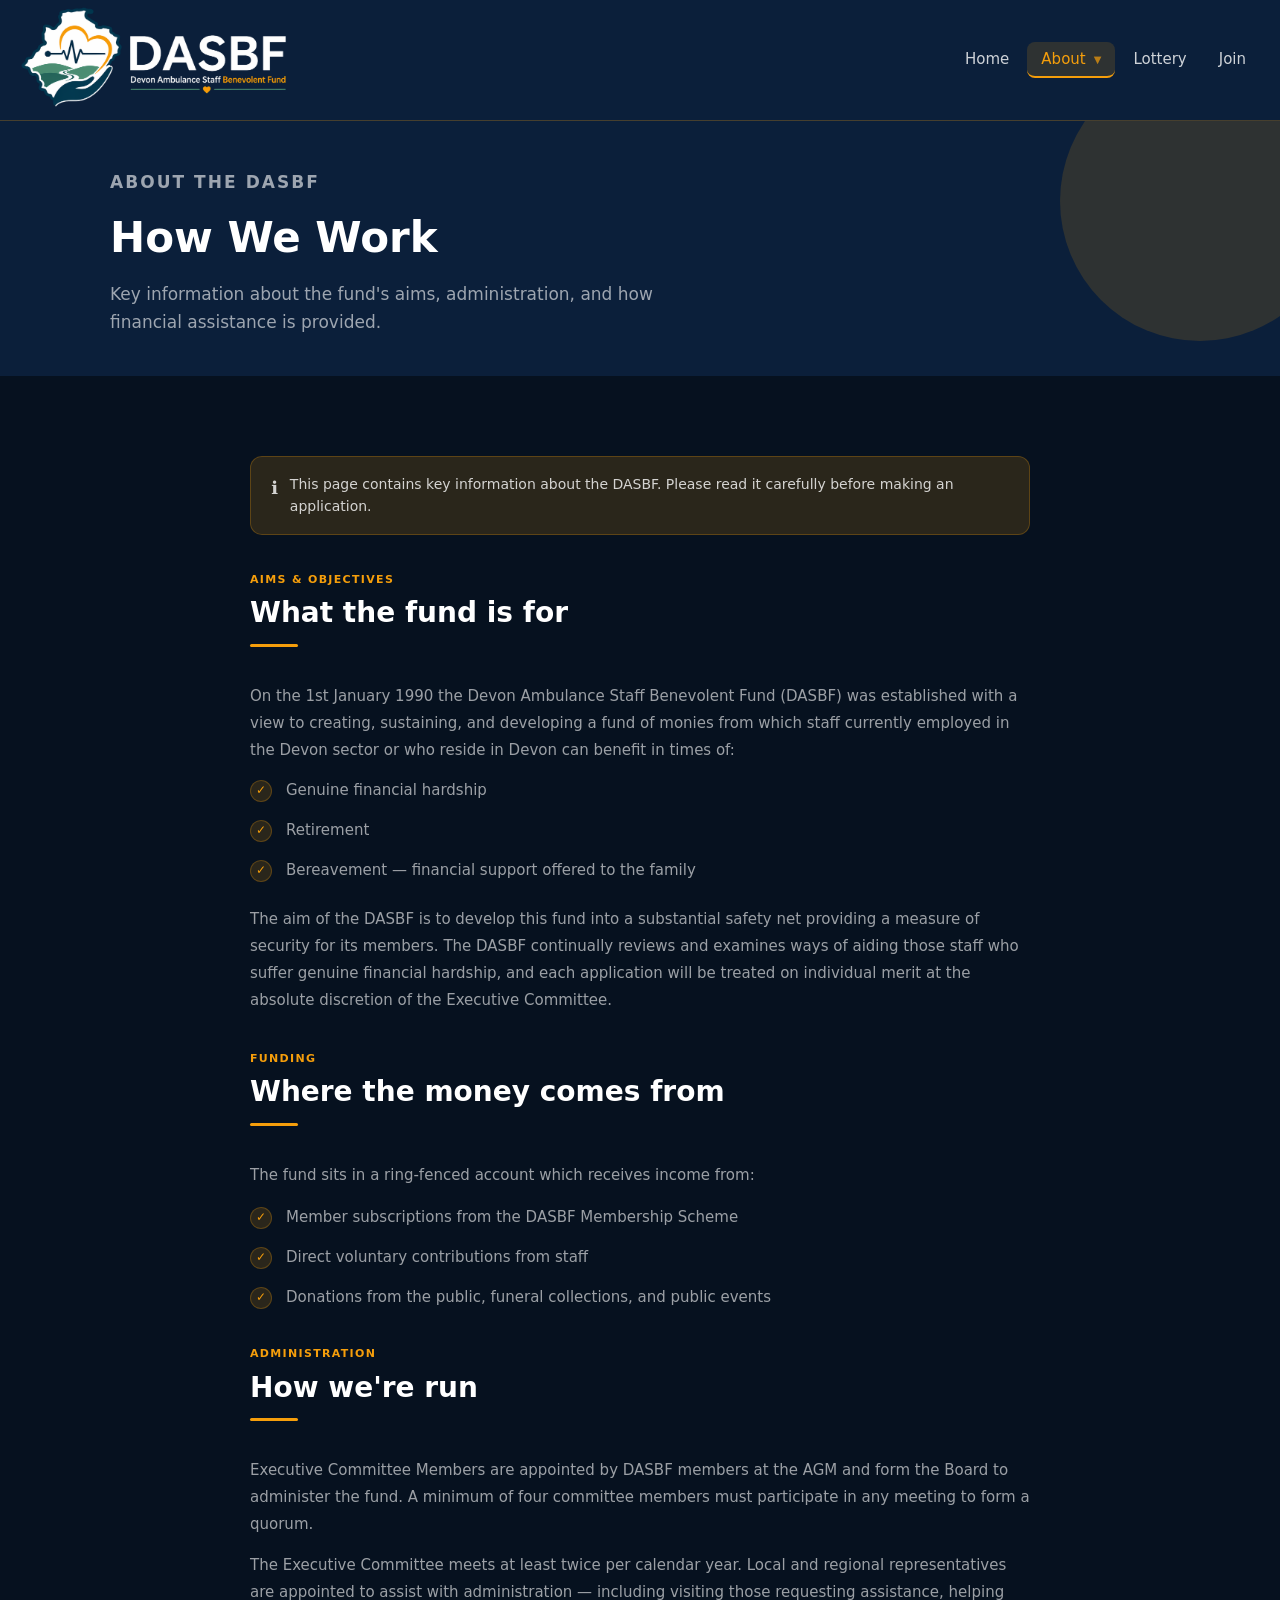
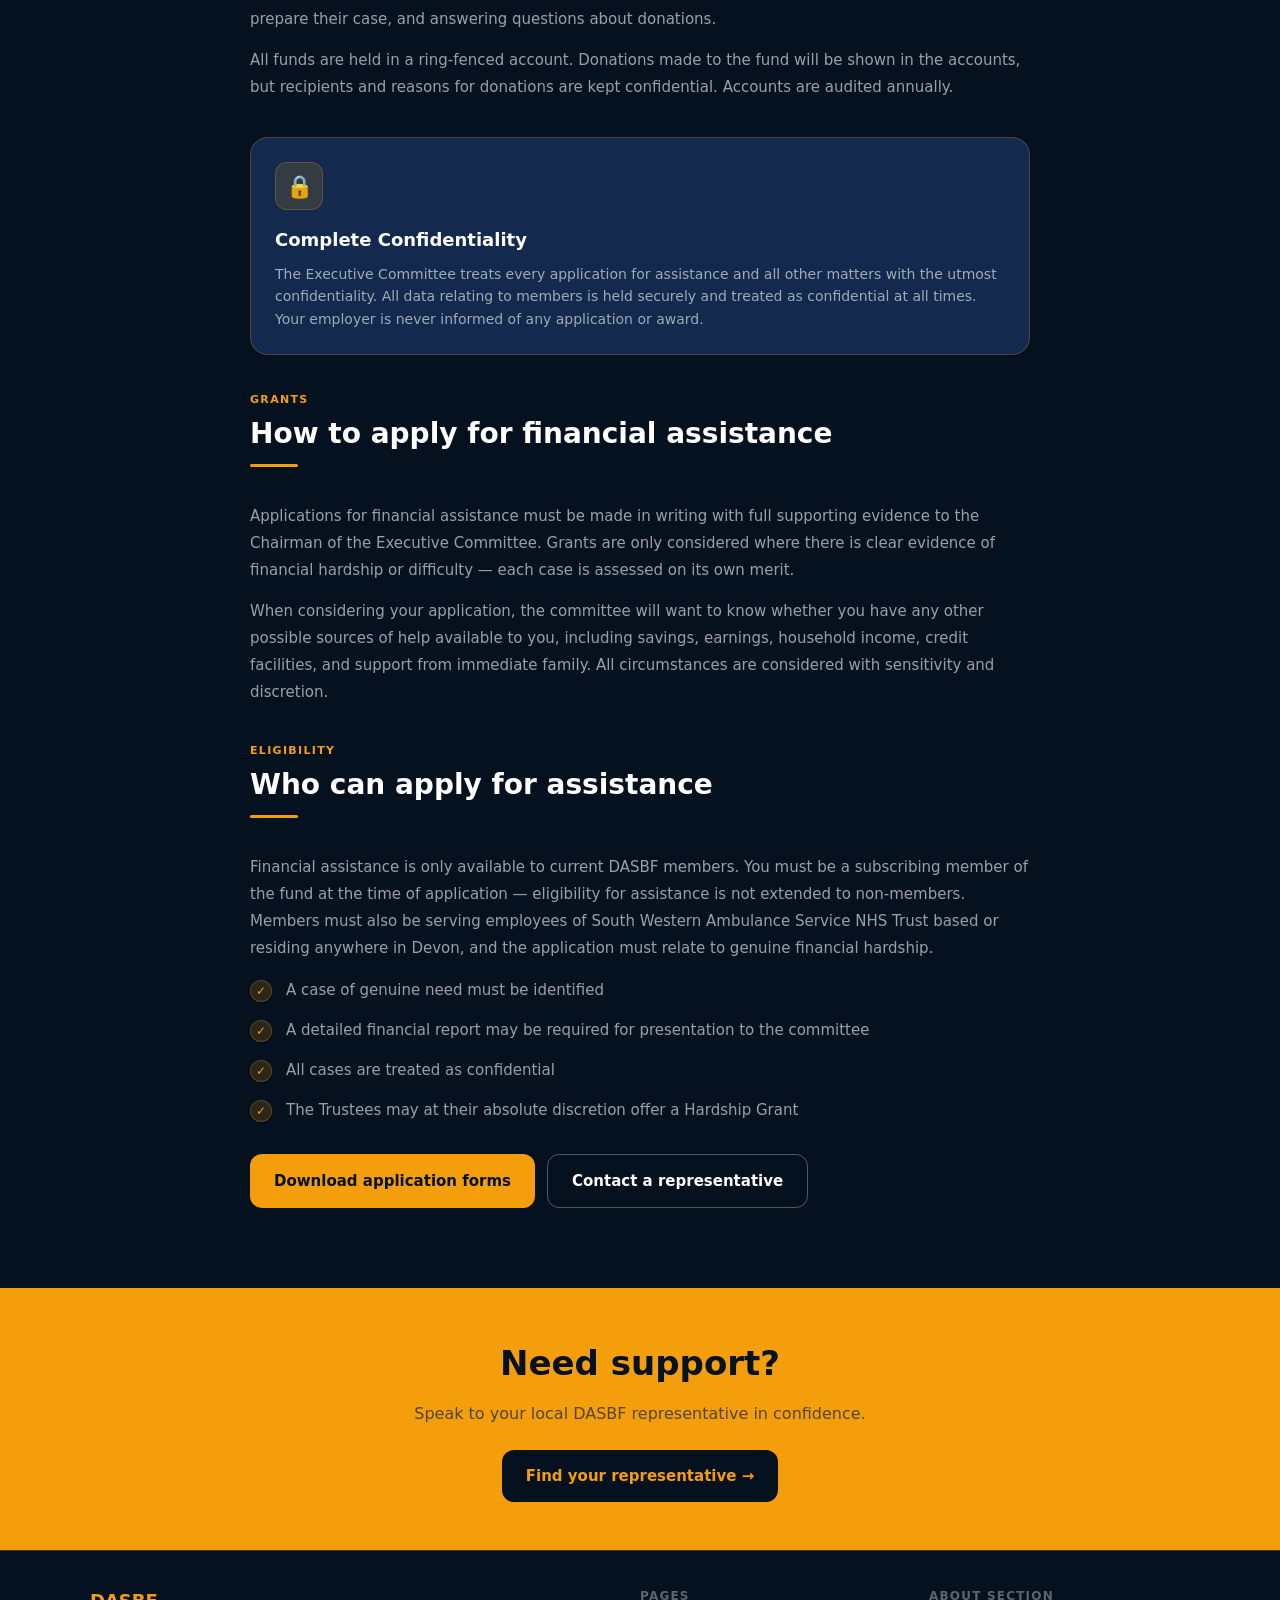
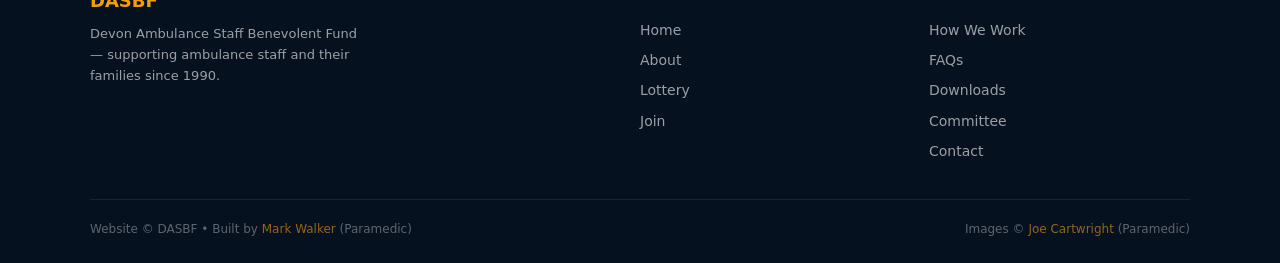
<file: about-how-we-work.html>
<!DOCTYPE html>
<html lang="en">
<head>
  <meta charset="UTF-8" />
  <meta name="viewport" content="width=device-width, initial-scale=1.0" />
  <meta name="description" content="How the DASBF works — aims, objectives, administration, funding, and eligibility criteria for financial assistance." />
  <title>How We Work — DASBF Devon Ambulance Staff Benevolent Fund</title>
  <link rel="stylesheet" href="css/styles.css" />
</head>
<body>

  <nav class="site-nav" role="navigation" aria-label="Main navigation">
    <div class="nav-inner">
      <a href="index.html" class="nav-logo"><img src="images/logo.png" alt="DASBF — Devon Ambulance Staff Benevolent Fund" class="nav-logo-img" /></a>
      <button class="nav-toggle" aria-expanded="false" aria-label="Toggle menu">
        <span></span><span></span><span></span>
      </button>
    </div>
    <div class="nav-menu">
      <a href="index.html" class="">Home</a>
      <div class="nav-item">
        <button class="nav-dropdown-toggle active" aria-expanded="false" aria-haspopup="true">
          About <span class="dropdown-arrow">&#9660;</span>
        </button>
        <div class="nav-dropdown">
      <a href="about.html" class="">&#8962; About</a>
      <a href="about-how-we-work.html" class="active">How We Work</a>
      <a href="about-faq.html" class="">FAQs</a>
      <a href="about-downloads.html" class="">Downloads</a>
      <a href="about-committee.html" class="">Committee</a>
      <a href="contact.html" class="">Contact</a>
        </div>
      </div>
      <a href="lottery.html" class="">Lottery</a>
      <a href="join.html" class="">Join</a>
    </div>
  </nav>

  <section class="page-hero">
    <div class="container">
      <p class="section-label">About the DASBF</p>
      <h1>How We Work</h1>
      <p>Key information about the fund's aims, administration, and how financial assistance is provided.</p>
    </div>
  </section>

  <section class="section">
    <div class="container" style="max-width: 820px;">

      <div class="notice" style="margin-bottom: 36px;">
        <span class="notice-icon">&#8505;</span>
        <p>This page contains key information about the DASBF. Please read it carefully before making an application.</p>
      </div>

      <!-- Aims -->
      <p class="section-label">Aims &amp; Objectives</p>
      <h2 class="section-title" style="font-size: clamp(20px,4vw,28px);">What the fund is for</h2>
      <div class="section-divider"></div>
      <p style="font-size:15px; color:var(--text-muted); line-height:1.8; margin-bottom:14px;">
        On the 1st January 1990 the Devon Ambulance Staff Benevolent Fund (DASBF) was established with a view to creating, sustaining, and developing a fund of monies from which staff currently employed in the Devon sector or who reside in Devon can benefit in times of:
      </p>
      <ul class="info-list" style="margin-bottom:24px;">
        <li><span class="check">&#10003;</span> Genuine financial hardship</li>
        <li><span class="check">&#10003;</span> Retirement</li>
        <li><span class="check">&#10003;</span> Bereavement — financial support offered to the family</li>
      </ul>
      <p style="font-size:15px; color:var(--text-muted); line-height:1.8; margin-bottom:36px;">
        The aim of the DASBF is to develop this fund into a substantial safety net providing a measure of security for its members. The DASBF continually reviews and examines ways of aiding those staff who suffer genuine financial hardship, and each application will be treated on individual merit at the absolute discretion of the Executive Committee.
      </p>

      <!-- How we're funded -->
      <p class="section-label">Funding</p>
      <h2 class="section-title" style="font-size: clamp(20px,4vw,28px);">Where the money comes from</h2>
      <div class="section-divider"></div>
      <p style="font-size:15px; color:var(--text-muted); line-height:1.8; margin-bottom:16px;">The fund sits in a ring-fenced account which receives income from:</p>
      <ul class="info-list" style="margin-bottom:36px;">
        <li><span class="check">&#10003;</span> Member subscriptions from the DASBF Membership Scheme</li>
        <li><span class="check">&#10003;</span> Direct voluntary contributions from staff</li>
        <li><span class="check">&#10003;</span> Donations from the public, funeral collections, and public events</li>
      </ul>

      <!-- Administration -->
      <p class="section-label">Administration</p>
      <h2 class="section-title" style="font-size: clamp(20px,4vw,28px);">How we're run</h2>
      <div class="section-divider"></div>
      <p style="font-size:15px; color:var(--text-muted); line-height:1.8; margin-bottom:14px;">
        Executive Committee Members are appointed by DASBF members at the AGM and form the Board to administer the fund. A minimum of four committee members must participate in any meeting to form a quorum.
      </p>
      <p style="font-size:15px; color:var(--text-muted); line-height:1.8; margin-bottom:14px;">
        The Executive Committee meets at least twice per calendar year. Local and regional representatives are appointed to assist with administration — including visiting those requesting assistance, helping prepare their case, and answering questions about donations.
      </p>
      <p style="font-size:15px; color:var(--text-muted); line-height:1.8; margin-bottom:36px;">
        All funds are held in a ring-fenced account. Donations made to the fund will be shown in the accounts, but recipients and reasons for donations are kept confidential. Accounts are audited annually.
      </p>

      <!-- Confidentiality -->
      <div class="card" style="margin-bottom:36px; border-color: var(--border-amber);">
        <div class="card-icon">&#128274;</div>
        <h3>Complete Confidentiality</h3>
        <p style="margin-bottom:0;">The Executive Committee treats every application for assistance and all other matters with the utmost confidentiality. All data relating to members is held securely and treated as confidential at all times. Your employer is never informed of any application or award.</p>
      </div>

      <!-- Financial assistance -->
      <p class="section-label">Grants</p>
      <h2 class="section-title" style="font-size: clamp(20px,4vw,28px);">How to apply for financial assistance</h2>
      <div class="section-divider"></div>
      <p style="font-size:15px; color:var(--text-muted); line-height:1.8; margin-bottom:14px;">
        Applications for financial assistance must be made in writing with full supporting evidence to the Chairman of the Executive Committee. Grants are only considered where there is clear evidence of financial hardship or difficulty — each case is assessed on its own merit.
      </p>
      <p style="font-size:15px; color:var(--text-muted); line-height:1.8; margin-bottom:36px;">
        When considering your application, the committee will want to know whether you have any other possible sources of help available to you, including savings, earnings, household income, credit facilities, and support from immediate family. All circumstances are considered with sensitivity and discretion.
      </p>

      <!-- Eligibility -->
      <p class="section-label">Eligibility</p>
      <h2 class="section-title" style="font-size: clamp(20px,4vw,28px);">Who can apply for assistance</h2>
      <div class="section-divider"></div>
      <p style="font-size:15px; color:var(--text-muted); line-height:1.8; margin-bottom:16px;">
        Financial assistance is only available to current DASBF members. You must be a subscribing member of the fund at the time of application — eligibility for assistance is not extended to non-members. Members must also be serving employees of South Western Ambulance Service NHS Trust based or residing anywhere in Devon, and the application must relate to genuine financial hardship.
      </p>
      <ul class="info-list" style="margin-bottom:32px;">
        <li><span class="check">&#10003;</span> A case of genuine need must be identified</li>
        <li><span class="check">&#10003;</span> A detailed financial report may be required for presentation to the committee</li>
        <li><span class="check">&#10003;</span> All cases are treated as confidential</li>
        <li><span class="check">&#10003;</span> The Trustees may at their absolute discretion offer a Hardship Grant</li>
      </ul>

      <div style="display:flex; flex-wrap:wrap; gap:12px; margin-top:8px;">
        <a href="about-downloads.html" class="btn btn-amber">Download application forms</a>
        <a href="about-committee.html" class="btn btn-outline">Contact a representative</a>
      </div>

    </div>
  </section>

  <section class="cta-banner">
    <h2>Need support?</h2>
    <p>Speak to your local DASBF representative in confidence.</p>
    <a href="about-committee.html" class="btn btn-navy">Find your representative &rarr;</a>
  </section>

  <footer class="site-footer">
    <div class="footer-inner">
      <div class="footer-brand">
        <h3>DASBF</h3>
        <p>Devon Ambulance Staff Benevolent Fund — supporting ambulance staff and their families since 1990.</p>
      </div>
      <div class="footer-col">
        <h4>Pages</h4>
        <a href="index.html">Home</a>
        <a href="about.html">About</a>
        <a href="lottery.html">Lottery</a>
        <a href="join.html">Join</a>
      </div>
      <div class="footer-col">
        <h4>About Section</h4>
        <a href="about-how-we-work.html">How We Work</a>
        <a href="about-faq.html">FAQs</a>
        <a href="about-downloads.html">Downloads</a>
        <a href="about-committee.html">Committee</a>
        <a href="contact.html">Contact</a>
      </div>
    </div>
    <div class="footer-bottom">
      <p>Website &copy; DASBF &bull; Built by <a href="mailto:markdevon@gmail.com">Mark Walker</a> (Paramedic)</p>
      <p>Images &copy; <a href="https://www.instagram.com/life_on_the_999/" target="_blank" rel="noopener">Joe Cartwright</a> (Paramedic)</p>
    </div>
  </footer>

  <script src="js/main.js"></script>
</body>
</html>
</file>
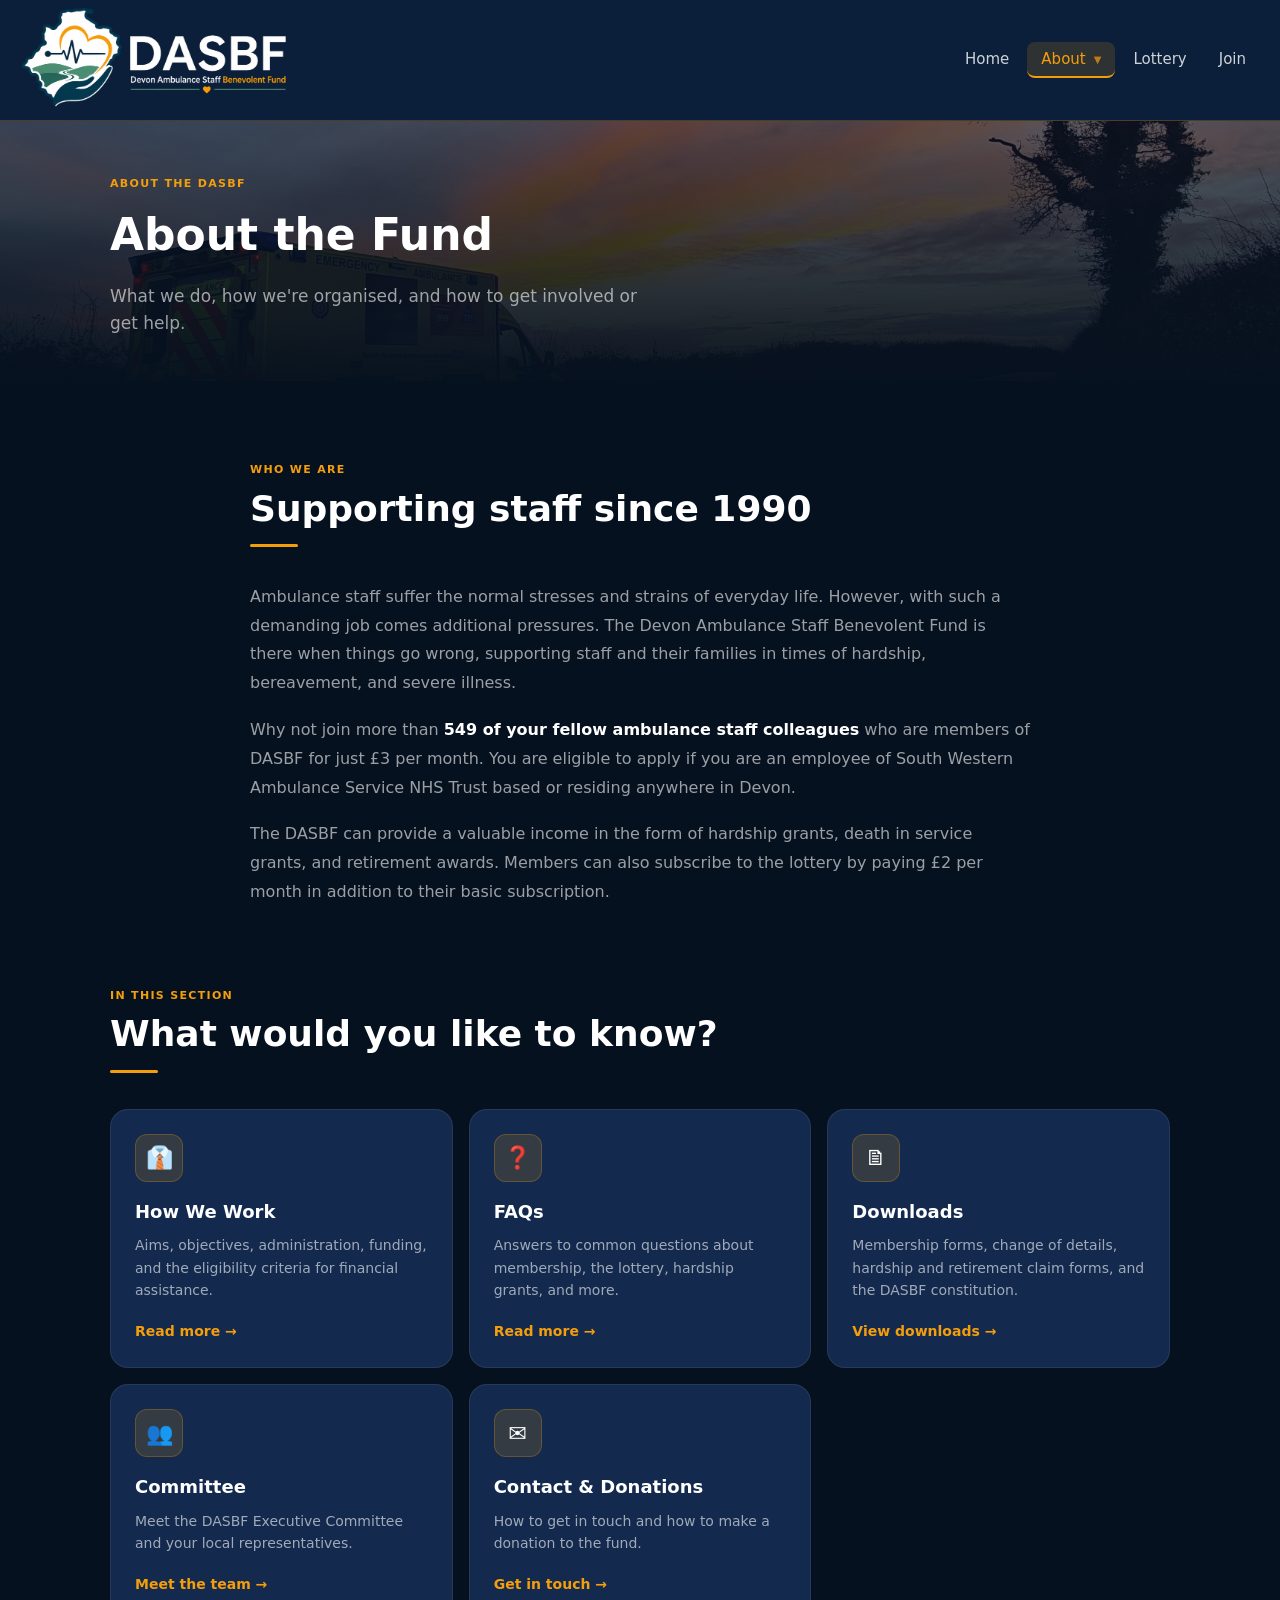
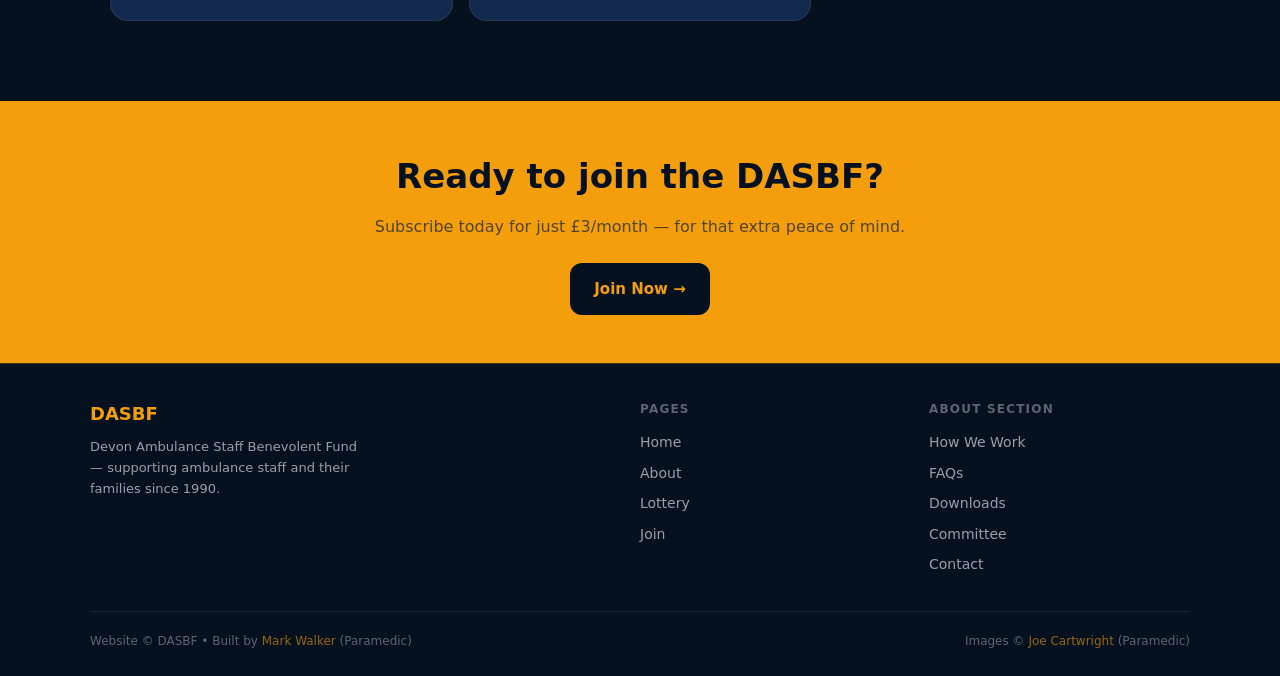
<file: about.html>
<!DOCTYPE html>
<html lang="en">
<head>
  <meta charset="UTF-8" />
  <meta name="viewport" content="width=device-width, initial-scale=1.0" />
  <meta name="description" content="About the DASBF — learn how the Devon Ambulance Staff Benevolent Fund works, meet the committee, and find answers to common questions." />
  <title>About — DASBF Devon Ambulance Staff Benevolent Fund</title>
  <link rel="stylesheet" href="css/styles.css" />
</head>
<body>

  <nav class="site-nav" role="navigation" aria-label="Main navigation">
    <div class="nav-inner">
      <a href="index.html" class="nav-logo"><img src="images/logo.png" alt="DASBF — Devon Ambulance Staff Benevolent Fund" class="nav-logo-img" /></a>
      <button class="nav-toggle" aria-expanded="false" aria-label="Toggle menu">
        <span></span><span></span><span></span>
      </button>
    </div>
    <div class="nav-menu">
      <a href="index.html" class="">Home</a>
      <div class="nav-item">
        <button class="nav-dropdown-toggle active" aria-expanded="false" aria-haspopup="true">
          About <span class="dropdown-arrow">&#9660;</span>
        </button>
        <div class="nav-dropdown">
      <a href="about.html" class="active">&#8962; About</a>
      <a href="about-how-we-work.html" class="">How We Work</a>
      <a href="about-faq.html" class="">FAQs</a>
      <a href="about-downloads.html" class="">Downloads</a>
      <a href="about-committee.html" class="">Committee</a>
      <a href="contact.html" class="">Contact</a>
        </div>
      </div>
      <a href="lottery.html" class="">Lottery</a>
      <a href="join.html" class="">Join</a>
    </div>
  </nav>

  <!-- SUB-NAV -->

  <!-- PAGE HERO -->
  <!-- REPLACE: background-image with a Joe photo, e.g. crew shot -->
  <section style="position:relative; min-height:260px; display:flex; align-items:flex-end; overflow:hidden; background:var(--navy);">
    <div style="position:absolute; inset:0; background-image:url('images/about-hero.jpg'); background-size:cover; background-position:center; opacity:0.6;"></div>
    <div style="position:absolute; inset:0; background:linear-gradient(to top, rgba(6,17,31,0.97) 0%, rgba(6,17,31,0.4) 100%);"></div>
    <div class="container" style="position:relative; z-index:2; padding-top:48px; padding-bottom:44px;">
      <p class="section-label">About the DASBF</p>
      <h1 style="font-size:clamp(26px, 6vw, 44px); font-weight:800; color:var(--white); margin-bottom:12px;">About the Fund</h1>
      <p style="font-size:clamp(14px, 3vw, 17px); color:var(--text-muted); max-width:560px;">What we do, how we're organised, and how to get involved or get help.</p>
    </div>
  </section>

  <!-- INTRO TEXT -->
  <section class="section">
    <div class="container" style="max-width:820px;">
      <p class="section-label">Who We Are</p>
      <h2 class="section-title">Supporting staff since 1990</h2>
      <div class="section-divider"></div>
      <p style="font-size:16px; color:var(--text-muted); line-height:1.8; margin-bottom:18px;">
        Ambulance staff suffer the normal stresses and strains of everyday life. However, with such a demanding job comes additional pressures. The Devon Ambulance Staff Benevolent Fund is there when things go wrong, supporting staff and their families in times of hardship, bereavement, and severe illness.
      </p>
      <p style="font-size:16px; color:var(--text-muted); line-height:1.8; margin-bottom:18px;">
        Why not join more than <strong style="color:var(--white);">549 of your fellow ambulance staff colleagues</strong> who are members of DASBF for just £3 per month. You are eligible to apply if you are an employee of South Western Ambulance Service NHS Trust based or residing anywhere in Devon.
      </p>
      <p style="font-size:16px; color:var(--text-muted); line-height:1.8;">
        The DASBF can provide a valuable income in the form of hardship grants, death in service grants, and retirement awards. Members can also subscribe to the lottery by paying £2 per month in addition to their basic subscription.
      </p>
    </div>
  </section>

  <!-- SUB-PAGE CARDS -->
  <section class="section" style="padding-top:0;">
    <div class="container">
      <p class="section-label">In This Section</p>
      <h2 class="section-title">What would you like to know?</h2>
      <div class="section-divider"></div>
      <div class="cards-grid">
        <a href="about-how-we-work.html" class="card" style="display:block;">
          <div class="card-icon">&#128084;</div>
          <h3>How We Work</h3>
          <p>Aims, objectives, administration, funding, and the eligibility criteria for financial assistance.</p>
          <span class="card-link">Read more &rarr;</span>
        </a>
        <a href="about-faq.html" class="card" style="display:block;">
          <div class="card-icon">&#10067;</div>
          <h3>FAQs</h3>
          <p>Answers to common questions about membership, the lottery, hardship grants, and more.</p>
          <span class="card-link">Read more &rarr;</span>
        </a>
        <a href="about-downloads.html" class="card" style="display:block;">
          <div class="card-icon">&#128462;</div>
          <h3>Downloads</h3>
          <p>Membership forms, change of details, hardship and retirement claim forms, and the DASBF constitution.</p>
          <span class="card-link">View downloads &rarr;</span>
        </a>
        <a href="about-committee.html" class="card" style="display:block;">
          <div class="card-icon">&#128101;</div>
          <h3>Committee</h3>
          <p>Meet the DASBF Executive Committee and your local representatives.</p>
          <span class="card-link">Meet the team &rarr;</span>
        </a>
        <a href="contact.html" class="card" style="display:block;">
          <div class="card-icon">&#9993;</div>
          <h3>Contact &amp; Donations</h3>
          <p>How to get in touch and how to make a donation to the fund.</p>
          <span class="card-link">Get in touch &rarr;</span>
        </a>
      </div>
    </div>
  </section>

  <!-- CTA -->
  <section class="cta-banner">
    <h2>Ready to join the DASBF?</h2>
    <p>Subscribe today for just £3/month — for that extra peace of mind.</p>
    <a href="join.html" class="btn btn-navy">Join Now &rarr;</a>
  </section>

  <footer class="site-footer">
    <div class="footer-inner">
      <div class="footer-brand">
        <h3>DASBF</h3>
        <p>Devon Ambulance Staff Benevolent Fund — supporting ambulance staff and their families since 1990.</p>
      </div>
      <div class="footer-col">
        <h4>Pages</h4>
        <a href="index.html">Home</a>
        <a href="about.html">About</a>
        <a href="lottery.html">Lottery</a>
        <a href="join.html">Join</a>
      </div>
      <div class="footer-col">
        <h4>About Section</h4>
        <a href="about-how-we-work.html">How We Work</a>
        <a href="about-faq.html">FAQs</a>
        <a href="about-downloads.html">Downloads</a>
        <a href="about-committee.html">Committee</a>
        <a href="contact.html">Contact</a>
      </div>
    </div>
    <div class="footer-bottom">
      <p>Website &copy; DASBF &bull; Built by <a href="mailto:markdevon@gmail.com">Mark Walker</a> (Paramedic)</p>
      <p>Images &copy; <a href="https://www.instagram.com/life_on_the_999/" target="_blank" rel="noopener">Joe Cartwright</a> (Paramedic)</p>
    </div>
  </footer>

  <script src="js/main.js"></script>
</body>
</html>
</file>
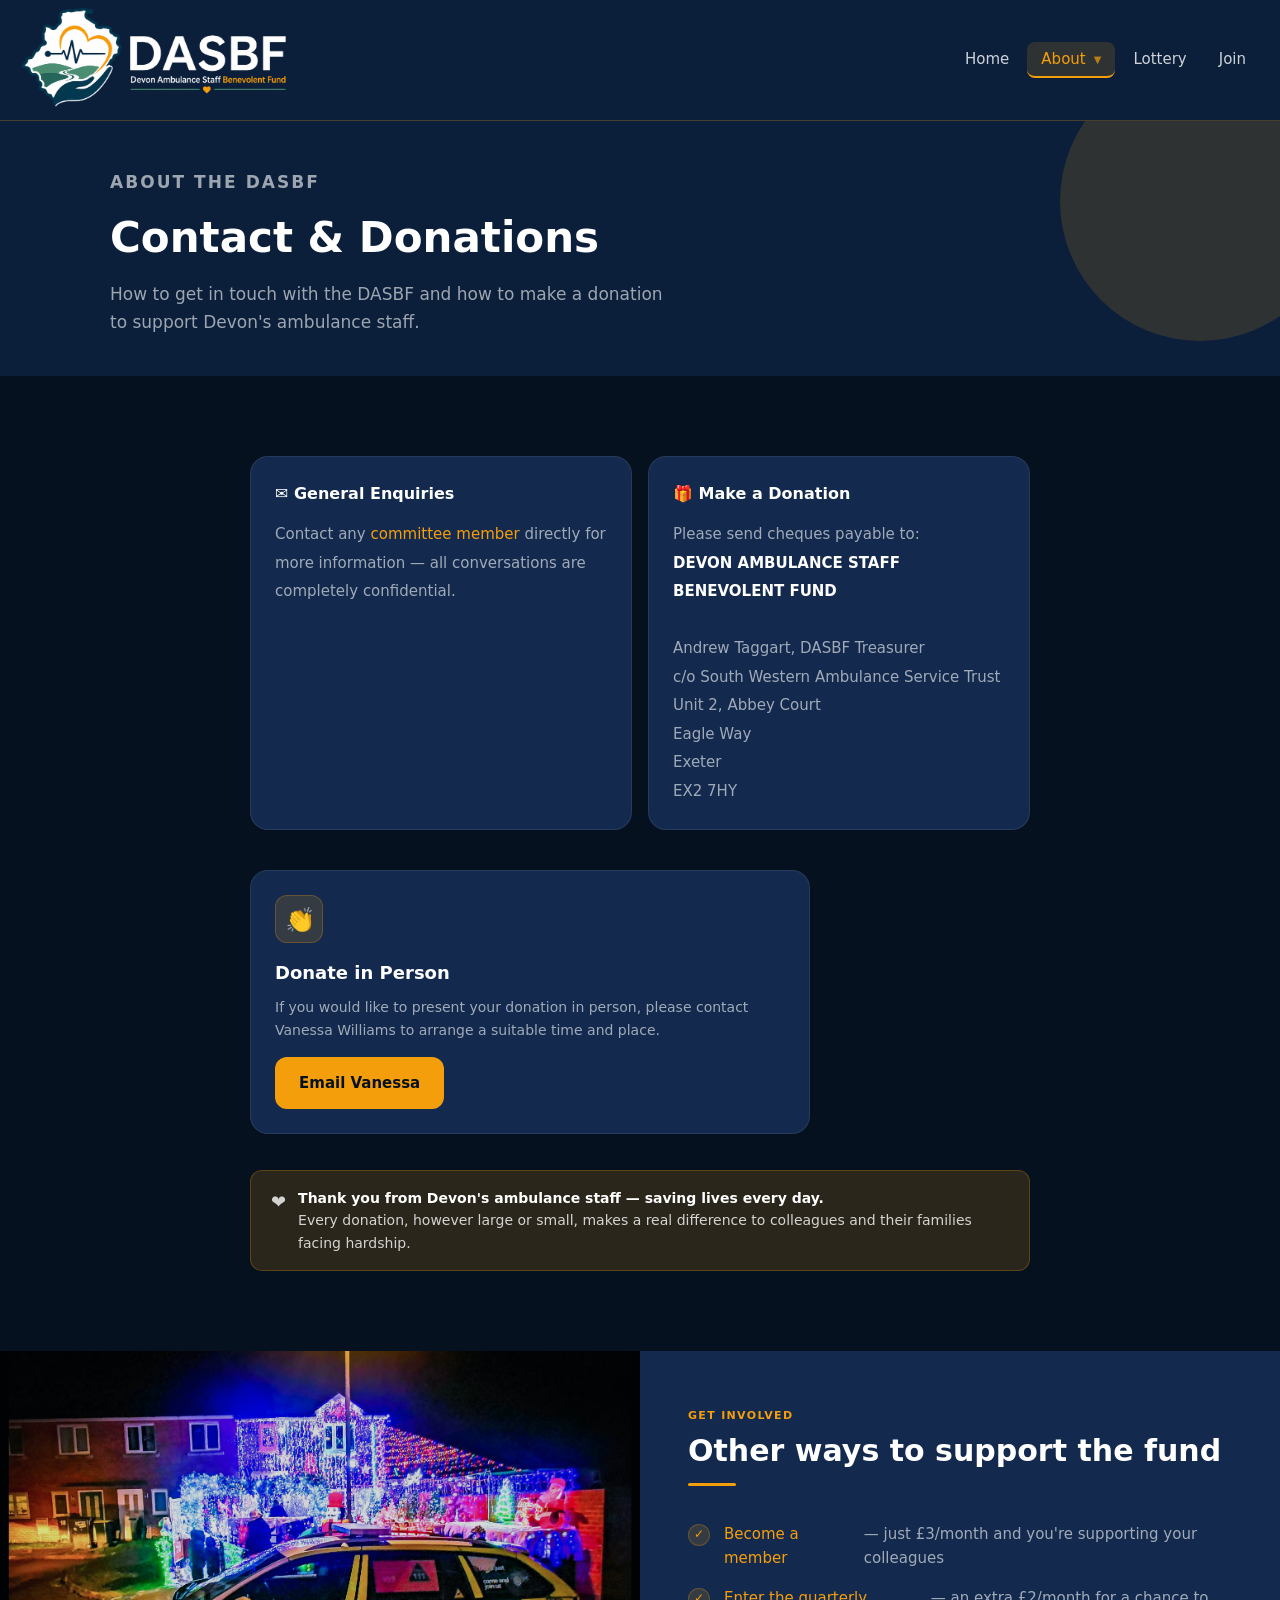
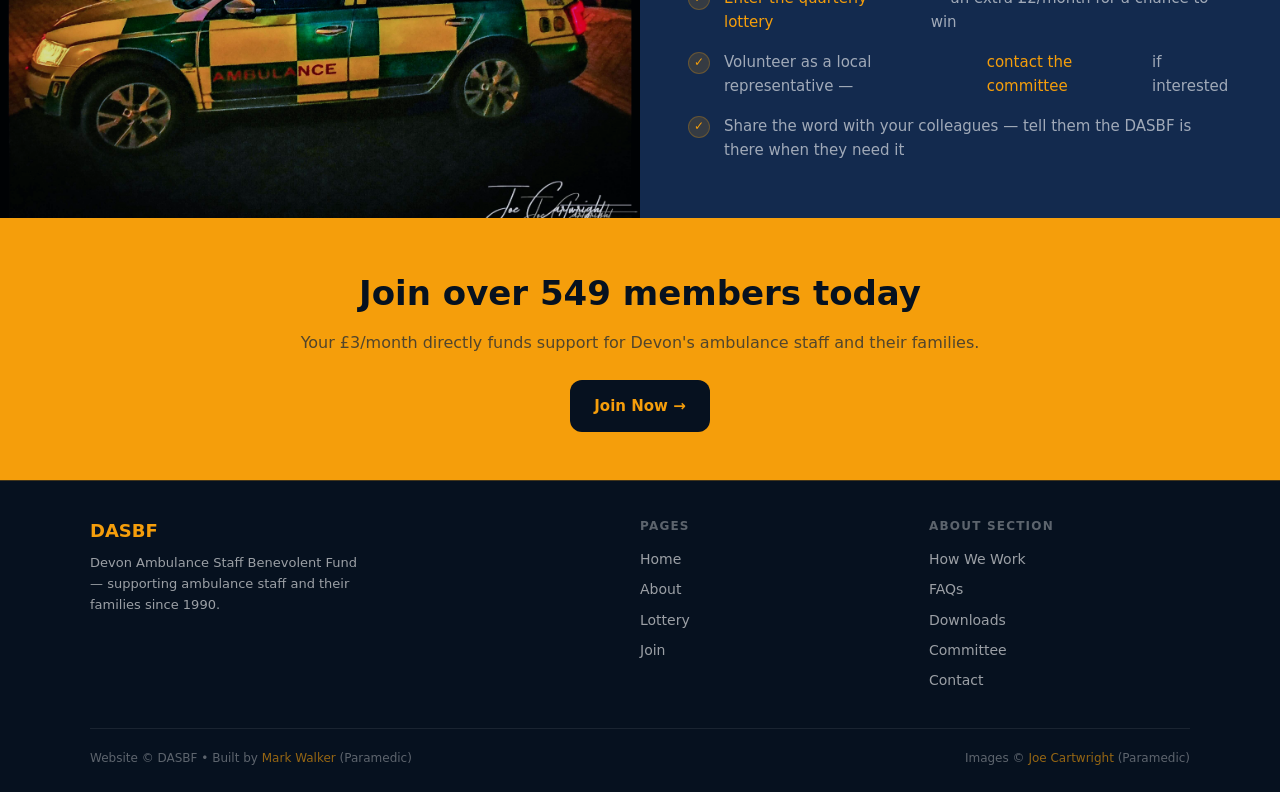
<file: contact.html>
<!DOCTYPE html>
<html lang="en">
<head>
  <meta charset="UTF-8" />
  <meta name="viewport" content="width=device-width, initial-scale=1.0" />
  <meta name="description" content="Contact the DASBF — postal address for donations and how to get in touch with the committee." />
  <title>Contact — DASBF Devon Ambulance Staff Benevolent Fund</title>
  <link rel="stylesheet" href="css/styles.css" />
</head>
<body>

  <nav class="site-nav" role="navigation" aria-label="Main navigation">
    <div class="nav-inner">
      <a href="index.html" class="nav-logo"><img src="images/logo.png" alt="DASBF — Devon Ambulance Staff Benevolent Fund" class="nav-logo-img" /></a>
      <button class="nav-toggle" aria-expanded="false" aria-label="Toggle menu">
        <span></span><span></span><span></span>
      </button>
    </div>
    <div class="nav-menu">
      <a href="index.html" class="">Home</a>
      <div class="nav-item">
        <button class="nav-dropdown-toggle active" aria-expanded="false" aria-haspopup="true">
          About <span class="dropdown-arrow">&#9660;</span>
        </button>
        <div class="nav-dropdown">
      <a href="about.html" class="">&#8962; About</a>
      <a href="about-how-we-work.html" class="">How We Work</a>
      <a href="about-faq.html" class="">FAQs</a>
      <a href="about-downloads.html" class="">Downloads</a>
      <a href="about-committee.html" class="">Committee</a>
      <a href="contact.html" class="active">Contact</a>
        </div>
      </div>
      <a href="lottery.html" class="">Lottery</a>
      <a href="join.html" class="">Join</a>
    </div>
  </nav>

  <section class="page-hero">
    <div class="container">
      <p class="section-label">About the DASBF</p>
      <h1>Contact &amp; Donations</h1>
      <p>How to get in touch with the DASBF and how to make a donation to support Devon's ambulance staff.</p>
    </div>
  </section>

  <section class="section">
    <div class="container" style="max-width: 820px;">

      <div class="contact-grid" style="margin-bottom: 40px;">

        <!-- General enquiries -->
        <div class="address-block">
          <h3>&#9993; General Enquiries</h3>
          <address>
            Contact any <a href="about-committee.html">committee member</a> directly for more information — all conversations are completely confidential.
          </address>
        </div>

        <!-- Donations by post -->
        <div class="address-block">
          <h3>&#127873; Make a Donation</h3>
          <address>
            Please send cheques payable to:<br>
            <strong style="color:var(--white);">DEVON AMBULANCE STAFF BENEVOLENT FUND</strong>
            <br><br>
            Andrew Taggart, DASBF Treasurer<br>
            c/o South Western Ambulance Service Trust<br>
            Unit 2, Abbey Court<br>
            Eagle Way<br>
            Exeter<br>
            EX2 7HY
          </address>
        </div>

      </div>

      <!-- Donate in person -->
      <div class="card" style="max-width:560px; margin-bottom:36px;">
        <div class="card-icon">&#128079;</div>
        <h3>Donate in Person</h3>
        <p>If you would like to present your donation in person, please contact Vanessa Williams to arrange a suitable time and place.</p>
        <a href="mailto:vanessa.williams@swast.nhs.uk" class="btn btn-amber">Email Vanessa</a>
      </div>

      <!-- Thank you -->
      <div class="notice">
        <span class="notice-icon">&#10084;</span>
        <p><strong style="color:var(--white);">Thank you from Devon's ambulance staff — saving lives every day.</strong><br>
        Every donation, however large or small, makes a real difference to colleagues and their families facing hardship.</p>
      </div>

    </div>
  </section>

  <!-- Photo split -->
  <section class="split">
    <!-- REPLACE: A crew or ambulance photo from Joe -->
    <div class="split-photo" style="background-image: url('images/contact-photo.jpg');"></div>
    <div class="split-content">
      <p class="section-label">Get Involved</p>
      <h2 class="section-title" style="font-size: clamp(20px, 4vw, 30px);">Other ways to support the fund</h2>
      <div class="section-divider"></div>
      <ul class="info-list">
        <li><span class="check">&#10003;</span> <a href="join.html" style="color:var(--amber);">Become a member</a> — just £3/month and you're supporting your colleagues</li>
        <li><span class="check">&#10003;</span> <a href="lottery.html" style="color:var(--amber);">Enter the quarterly lottery</a> — an extra £2/month for a chance to win</li>
        <li><span class="check">&#10003;</span> Volunteer as a local representative — <a href="mailto:enquiries@dasbf.co.uk" style="color:var(--amber);">contact the committee</a> if interested</li>
        <li><span class="check">&#10003;</span> Share the word with your colleagues — tell them the DASBF is there when they need it</li>
      </ul>
    </div>
  </section>

  <section class="cta-banner">
    <h2>Join over 549 members today</h2>
    <p>Your £3/month directly funds support for Devon's ambulance staff and their families.</p>
    <a href="join.html" class="btn btn-navy">Join Now &rarr;</a>
  </section>

  <footer class="site-footer">
    <div class="footer-inner">
      <div class="footer-brand">
        <h3>DASBF</h3>
        <p>Devon Ambulance Staff Benevolent Fund — supporting ambulance staff and their families since 1990.</p>
      </div>
      <div class="footer-col">
        <h4>Pages</h4>
        <a href="index.html">Home</a>
        <a href="about.html">About</a>
        <a href="lottery.html">Lottery</a>
        <a href="join.html">Join</a>
      </div>
      <div class="footer-col">
        <h4>About Section</h4>
        <a href="about-how-we-work.html">How We Work</a>
        <a href="about-faq.html">FAQs</a>
        <a href="about-downloads.html">Downloads</a>
        <a href="about-committee.html">Committee</a>
        <a href="contact.html">Contact</a>
      </div>
    </div>
    <div class="footer-bottom">
      <p>Website &copy; DASBF &bull; Built by <a href="mailto:markdevon@gmail.com">Mark Walker</a> (Paramedic)</p>
      <p>Images &copy; <a href="https://www.instagram.com/life_on_the_999/" target="_blank" rel="noopener">Joe Cartwright</a> (Paramedic)</p>
    </div>
  </footer>

  <script src="js/main.js"></script>
</body>
</html>
</file>
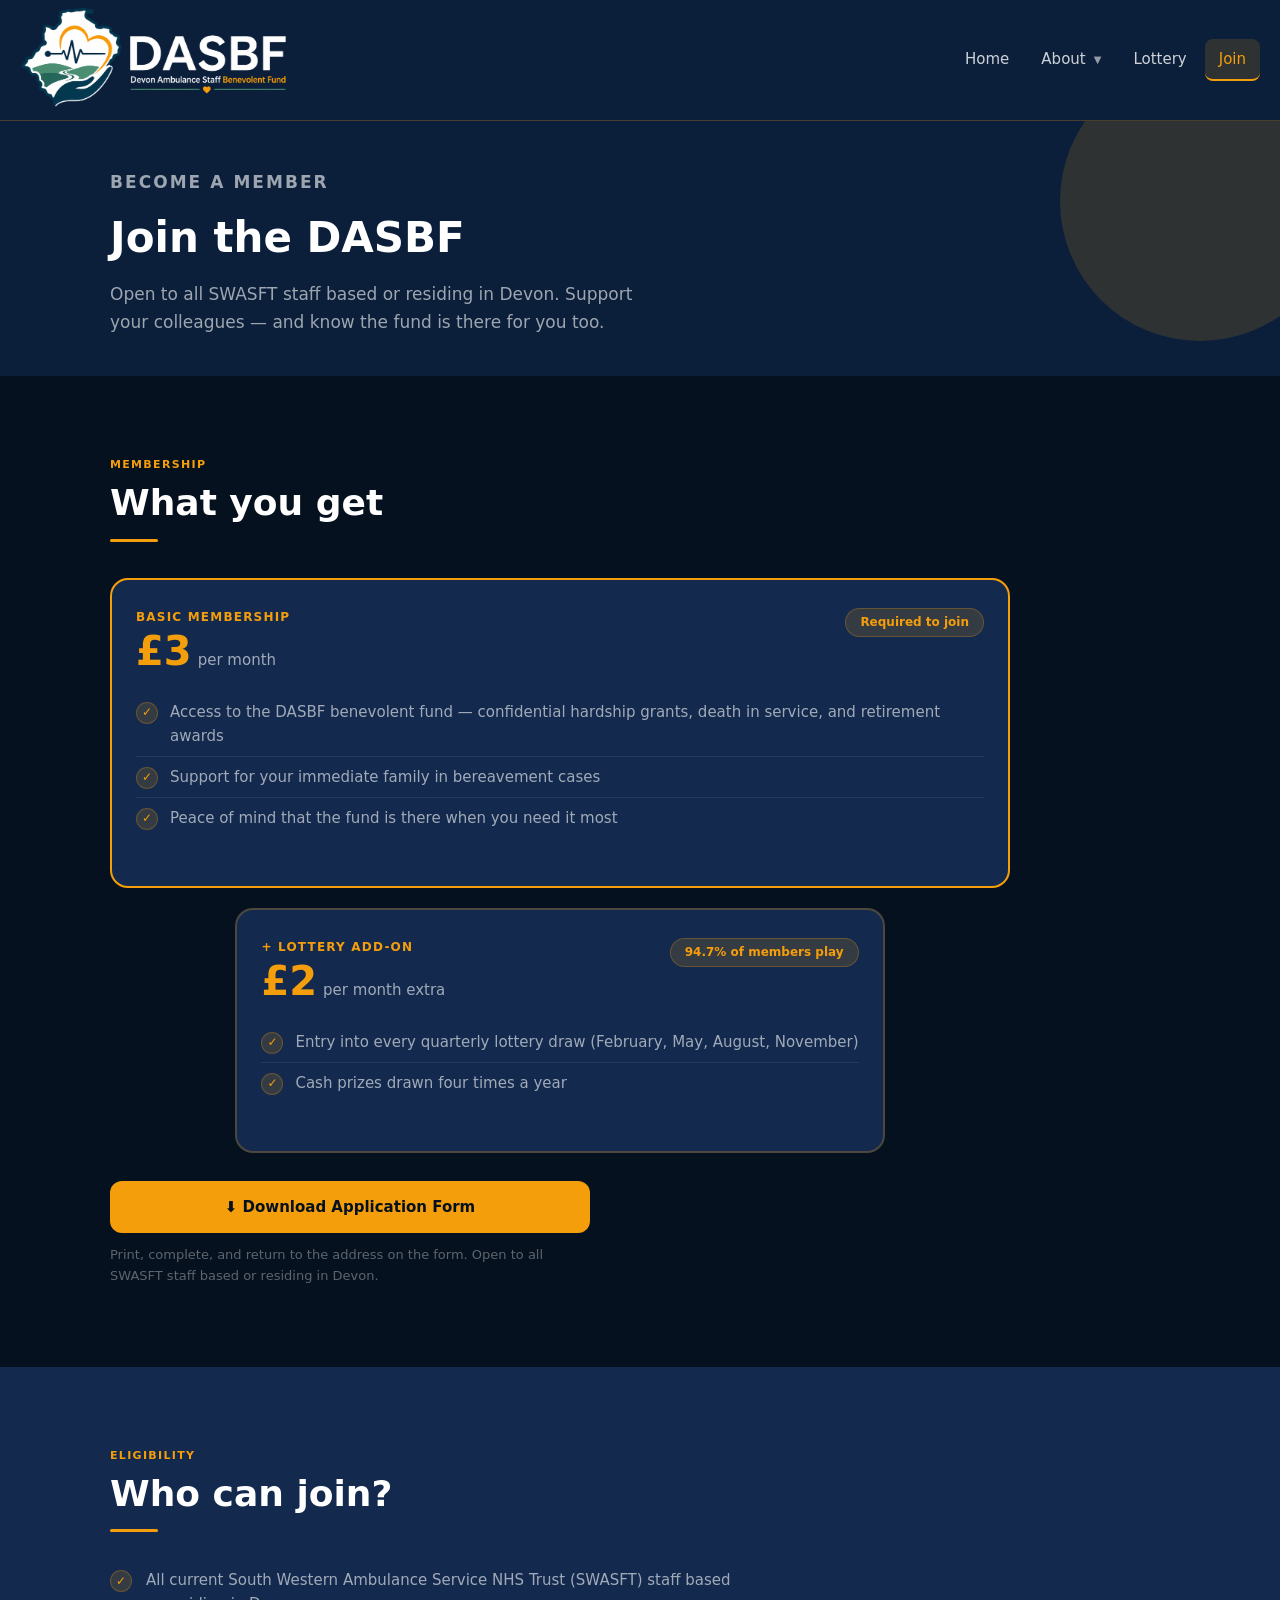
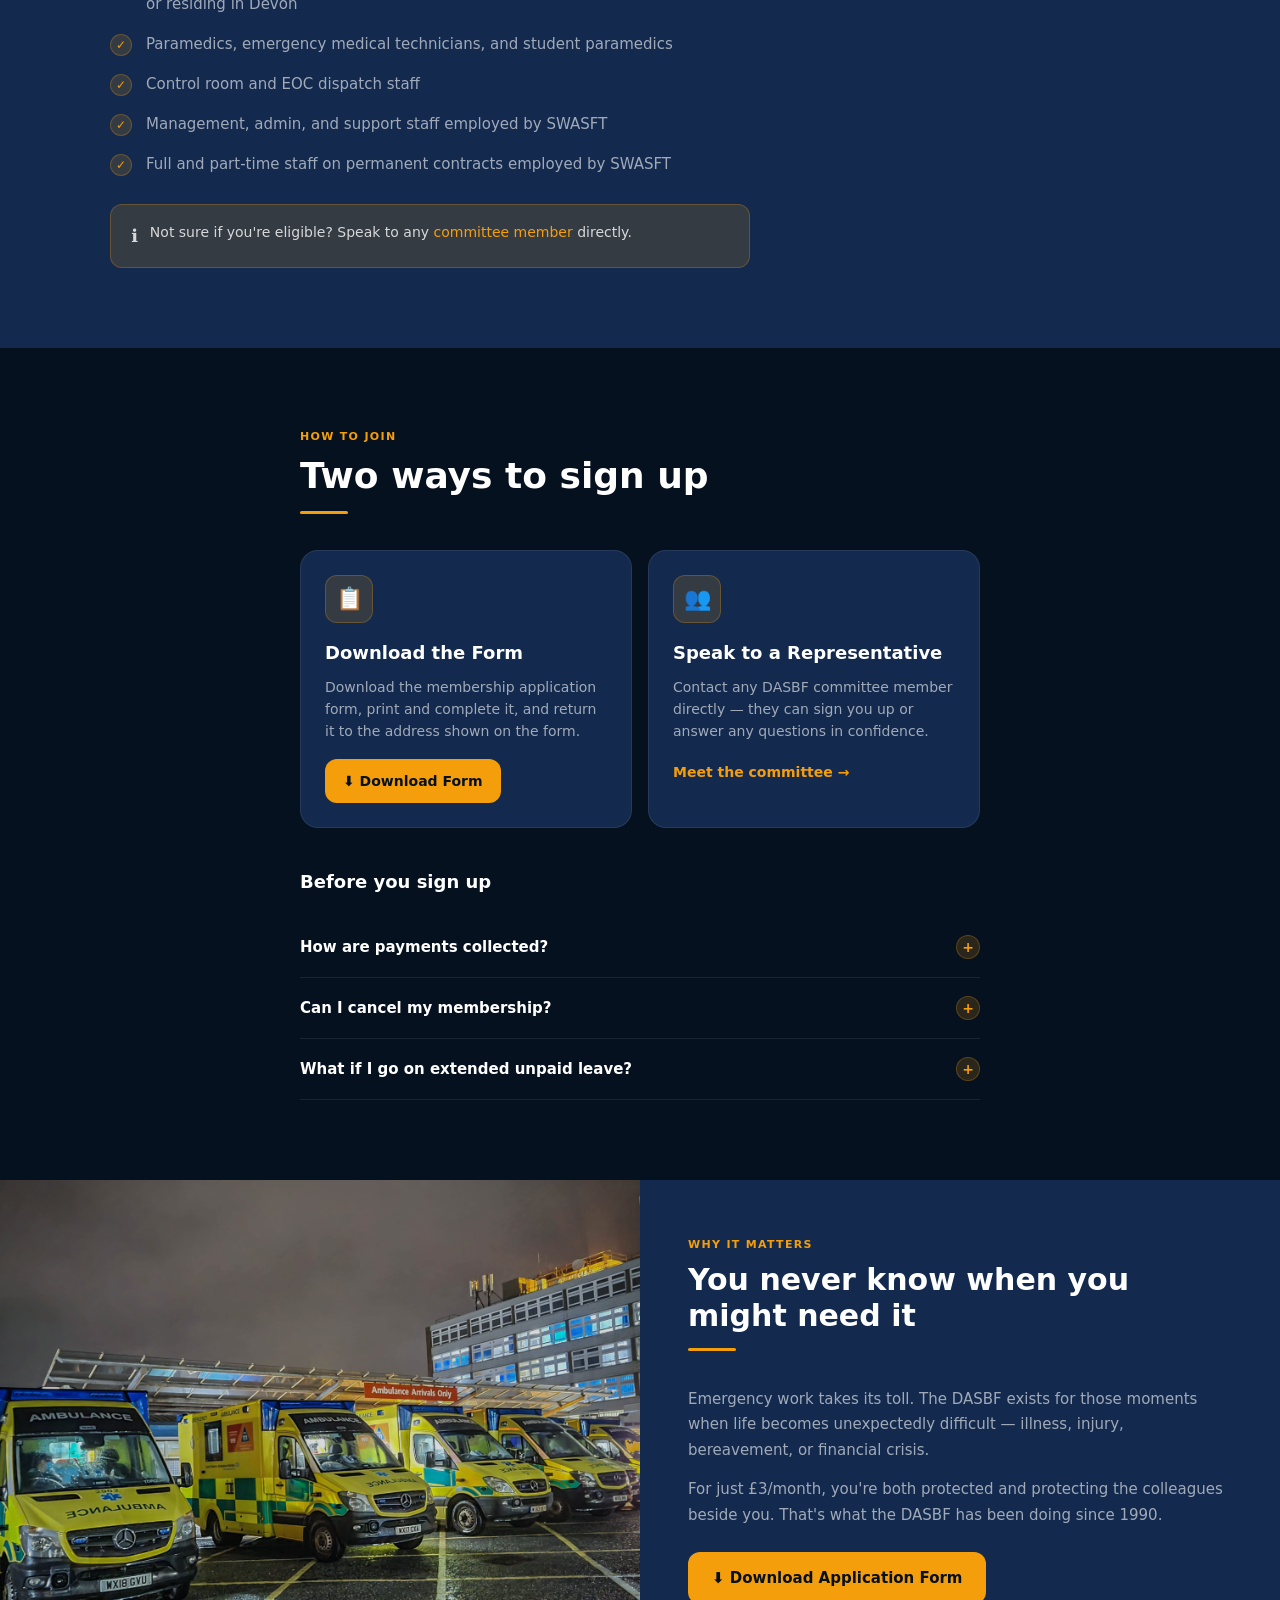
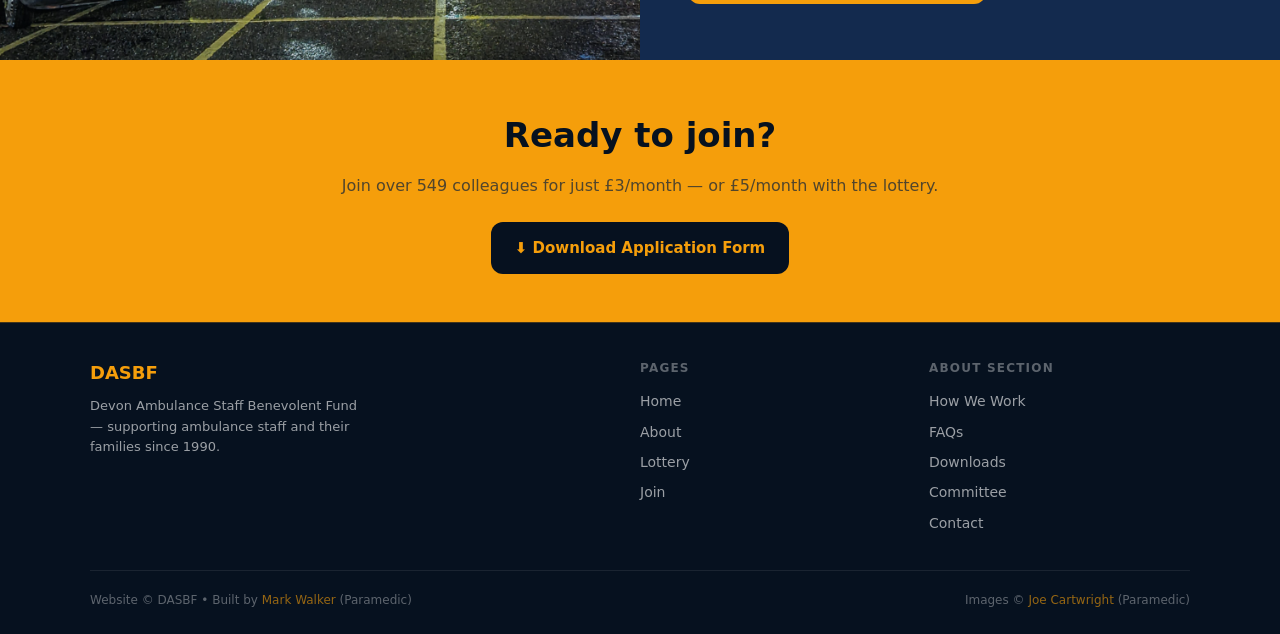
<file: join.html>
<!DOCTYPE html>
<html lang="en">
<head>
  <meta charset="UTF-8" />
  <meta name="viewport" content="width=device-width, initial-scale=1.0" />
  <meta name="description" content="Join the DASBF — membership is open to all SWASFT staff based or residing in Devon. Just £3/month." />
  <title>Join — DASBF Devon Ambulance Staff Benevolent Fund</title>
  <link rel="stylesheet" href="css/styles.css" />
</head>
<body>

  <nav class="site-nav" role="navigation" aria-label="Main navigation">
    <div class="nav-inner">
      <a href="index.html" class="nav-logo"><img src="images/logo.png" alt="DASBF — Devon Ambulance Staff Benevolent Fund" class="nav-logo-img" /></a>
      <button class="nav-toggle" aria-expanded="false" aria-label="Toggle menu">
        <span></span><span></span><span></span>
      </button>
    </div>
    <div class="nav-menu">
      <a href="index.html" class="">Home</a>
      <div class="nav-item">
        <button class="nav-dropdown-toggle " aria-expanded="false" aria-haspopup="true">
          About <span class="dropdown-arrow">&#9660;</span>
        </button>
        <div class="nav-dropdown">
      <a href="about.html" class="">&#8962; About</a>
      <a href="about-how-we-work.html" class="">How We Work</a>
      <a href="about-faq.html" class="">FAQs</a>
      <a href="about-downloads.html" class="">Downloads</a>
      <a href="about-committee.html" class="">Committee</a>
      <a href="contact.html" class="">Contact</a>
        </div>
      </div>
      <a href="lottery.html" class="">Lottery</a>
      <a href="join.html" class="active">Join</a>
    </div>
  </nav>

  <section class="page-hero">
    <div class="container">
      <p class="section-label">Become a Member</p>
      <h1>Join the DASBF</h1>
      <p>Open to all SWASFT staff based or residing in Devon. Support your colleagues — and know the fund is there for you too.</p>
    </div>
  </section>

  <!-- MEMBERSHIP -->
  <section class="section">
    <div class="container">
      <p class="section-label">Membership</p>
      <h2 class="section-title">What you get</h2>
      <div class="section-divider"></div>

      <div style="display:grid; gap:20px; grid-template-columns:1fr; max-width:900px;">

        <!-- Basic membership -->
        <div class="membership-box" style="max-width:100%; text-align:left; padding:28px 24px;">
          <div style="display:flex; align-items:flex-start; justify-content:space-between; flex-wrap:wrap; gap:12px; margin-bottom:20px;">
            <div>
              <p style="font-size:12px; font-weight:700; letter-spacing:0.1em; text-transform:uppercase; color:var(--amber); margin-bottom:4px;">Basic Membership</p>
              <div style="display:flex; align-items:baseline; gap:6px;">
                <span style="font-size:40px; font-weight:800; color:var(--amber); line-height:1;">£3</span>
                <span style="font-size:15px; color:var(--text-muted);">per month</span>
              </div>
            </div>
            <span style="background:var(--amber-pale); border:1px solid var(--border-amber); border-radius:20px; padding:4px 14px; font-size:12px; font-weight:700; color:var(--amber); white-space:nowrap;">Required to join</span>
          </div>
          <ul class="includes" style="margin-bottom:20px;">
            <li><span class="check">&#10003;</span> Access to the DASBF benevolent fund — confidential hardship grants, death in service, and retirement awards</li>
            <li><span class="check">&#10003;</span> Support for your immediate family in bereavement cases</li>
            <li><span class="check">&#10003;</span> Peace of mind that the fund is there when you need it most</li>
          </ul>
        </div>

        <!-- Lottery add-on -->
        <div class="membership-box" style="max-width:100%; text-align:left; padding:28px 24px; border-color:var(--border-amber);">
          <div style="display:flex; align-items:flex-start; justify-content:space-between; flex-wrap:wrap; gap:12px; margin-bottom:20px;">
            <div>
              <p style="font-size:12px; font-weight:700; letter-spacing:0.1em; text-transform:uppercase; color:var(--amber); margin-bottom:4px;">+ Lottery Add-on</p>
              <div style="display:flex; align-items:baseline; gap:6px;">
                <span style="font-size:40px; font-weight:800; color:var(--amber); line-height:1;">£2</span>
                <span style="font-size:15px; color:var(--text-muted);">per month extra</span>
              </div>
            </div>
            <span style="background:var(--amber-pale); border:1px solid var(--border-amber); border-radius:20px; padding:4px 14px; font-size:12px; font-weight:700; color:var(--amber); white-space:nowrap;">94.7% of members play</span>
          </div>
          <ul class="includes" style="margin-bottom:20px;">
            <li><span class="check">&#10003;</span> Entry into every quarterly lottery draw (February, May, August, November)</li>
            <li><span class="check">&#10003;</span> Cash prizes drawn four times a year</li>
          </ul>
        </div>

      </div>

      <div style="margin-top: 28px; max-width: 480px;">
        <!--
          REPLACE: Update this href to your actual sign-up form link.
        -->
        <a href="docs/application-form.doc" class="btn btn-amber btn-block" style="margin-bottom:12px;">
          &#11015; Download Application Form
        </a>
        <p style="font-size:13px; color:var(--text-dim);">Print, complete, and return to the address on the form. Open to all SWASFT staff based or residing in Devon.</p>
      </div>

    </div>
  </section>

  <!-- ELIGIBILITY -->
  <section class="section" style="background: var(--navy-mid);">
    <div class="container">
      <p class="section-label">Eligibility</p>
      <h2 class="section-title">Who can join?</h2>
      <div class="section-divider"></div>
      <ul class="info-list" style="max-width:640px; margin-bottom:28px;">
        <li><span class="check">&#10003;</span> All current South Western Ambulance Service NHS Trust (SWASFT) staff based or residing in Devon</li>
        <li><span class="check">&#10003;</span> Paramedics, emergency medical technicians, and student paramedics</li>
        <li><span class="check">&#10003;</span> Control room and EOC dispatch staff</li>
        <li><span class="check">&#10003;</span> Management, admin, and support staff employed by SWASFT</li>
        <li><span class="check">&#10003;</span> Full and part-time staff on permanent contracts employed by SWASFT</li>
      </ul>
      <div class="notice" style="max-width:640px;">
        <span class="notice-icon">&#8505;</span>
        <p>Not sure if you're eligible? Speak to any <a href="about-committee.html" style="color:var(--amber);">committee member</a> directly.</p>
      </div>
    </div>
  </section>

  <!-- HOW TO JOIN -->
  <section class="section">
    <div class="container" style="max-width:720px;">
      <p class="section-label">How to Join</p>
      <h2 class="section-title">Two ways to sign up</h2>
      <div class="section-divider"></div>

      <div class="contact-grid" style="margin-bottom:40px;">
        <div class="card">
          <div class="card-icon">&#128203;</div>
          <h3>Download the Form</h3>
          <p>Download the membership application form, print and complete it, and return it to the address shown on the form.</p>
          <a href="docs/application-form.doc" class="btn btn-amber" style="font-size:14px; padding:11px 18px;">&#11015; Download Form</a>
        </div>
        <div class="card">
          <div class="card-icon">&#128101;</div>
          <h3>Speak to a Representative</h3>
          <p>Contact any DASBF committee member directly — they can sign you up or answer any questions in confidence.</p>
          <a href="about-committee.html" class="card-link">Meet the committee &rarr;</a>
        </div>
      </div>

      <!-- Quick FAQs -->
      <h3 style="font-size:18px; font-weight:700; color:var(--white); margin-bottom:20px;">Before you sign up</h3>

      <div class="accordion-item">
        <button class="accordion-btn" aria-expanded="false">
          How are payments collected?
          <span class="accordion-icon">+</span>
        </button>
        <div class="accordion-body">
          Payments are collected via payroll deduction each month.
        </div>
      </div>

      <div class="accordion-item">
        <button class="accordion-btn" aria-expanded="false">
          Can I cancel my membership?
          <span class="accordion-icon">+</span>
        </button>
        <div class="accordion-body">
          Yes. You can leave at any time — please notify the Membership Secretary, <a href="mailto:donna.bamford@swast.nhs.uk" style="color:var(--amber);">Donna Bamford</a>, who will arrange cancellation of your payroll deduction.
        </div>
      </div>

      <div class="accordion-item">
        <button class="accordion-btn" aria-expanded="false">
          What if I go on extended unpaid leave?
          <span class="accordion-icon">+</span>
        </button>
        <div class="accordion-body">
          You can continue your membership by paying in advance. Please contact <a href="mailto:donna.bamford@swast.nhs.uk" style="color:var(--amber);">Donna Bamford</a> stating your situation.
        </div>
      </div>
    </div>
  </section>

  <!-- PHOTO SPLIT -->
  <section class="split">
    <!-- REPLACE: A crew photo from Joe -->
    <div class="split-photo" style="background-image: url('images/join-crew.jpg');"></div>
    <div class="split-content">
      <p class="section-label">Why It Matters</p>
      <h2 class="section-title" style="font-size: clamp(20px,4vw,30px);">You never know when you might need it</h2>
      <div class="section-divider"></div>
      <p style="font-size:15px; color:var(--text-muted); line-height:1.7; margin-bottom:14px;">
        Emergency work takes its toll. The DASBF exists for those moments when life becomes unexpectedly difficult — illness, injury, bereavement, or financial crisis.
      </p>
      <p style="font-size:15px; color:var(--text-muted); line-height:1.7; margin-bottom:24px;">
        For just £3/month, you're both protected and protecting the colleagues beside you. That's what the DASBF has been doing since 1990.
      </p>
      <!-- REPLACE: Update href to your actual form link -->
      <a href="docs/application-form.doc" class="btn btn-amber">&#11015; Download Application Form</a>
    </div>
  </section>

  <section class="cta-banner">
    <h2>Ready to join?</h2>
    <p>Join over 549 colleagues for just £3/month — or £5/month with the lottery.</p>
    <!-- REPLACE: Update href to your actual form link -->
    <a href="docs/application-form.doc" class="btn btn-navy">&#11015; Download Application Form</a>
  </section>

  <footer class="site-footer">
    <div class="footer-inner">
      <div class="footer-brand">
        <h3>DASBF</h3>
        <p>Devon Ambulance Staff Benevolent Fund — supporting ambulance staff and their families since 1990.</p>
      </div>
      <div class="footer-col">
        <h4>Pages</h4>
        <a href="index.html">Home</a>
        <a href="about.html">About</a>
        <a href="lottery.html">Lottery</a>
        <a href="join.html">Join</a>
      </div>
      <div class="footer-col">
        <h4>About Section</h4>
        <a href="about-how-we-work.html">How We Work</a>
        <a href="about-faq.html">FAQs</a>
        <a href="about-downloads.html">Downloads</a>
        <a href="about-committee.html">Committee</a>
        <a href="contact.html">Contact</a>
      </div>
    </div>
    <div class="footer-bottom">
      <p>Website &copy; DASBF &bull; Built by <a href="mailto:markdevon@gmail.com">Mark Walker</a> (Paramedic)</p>
      <p>Images &copy; <a href="https://www.instagram.com/life_on_the_999/" target="_blank" rel="noopener">Joe Cartwright</a> (Paramedic)</p>
    </div>
  </footer>

  <script src="js/main.js"></script>
</body>
</html>
</file>
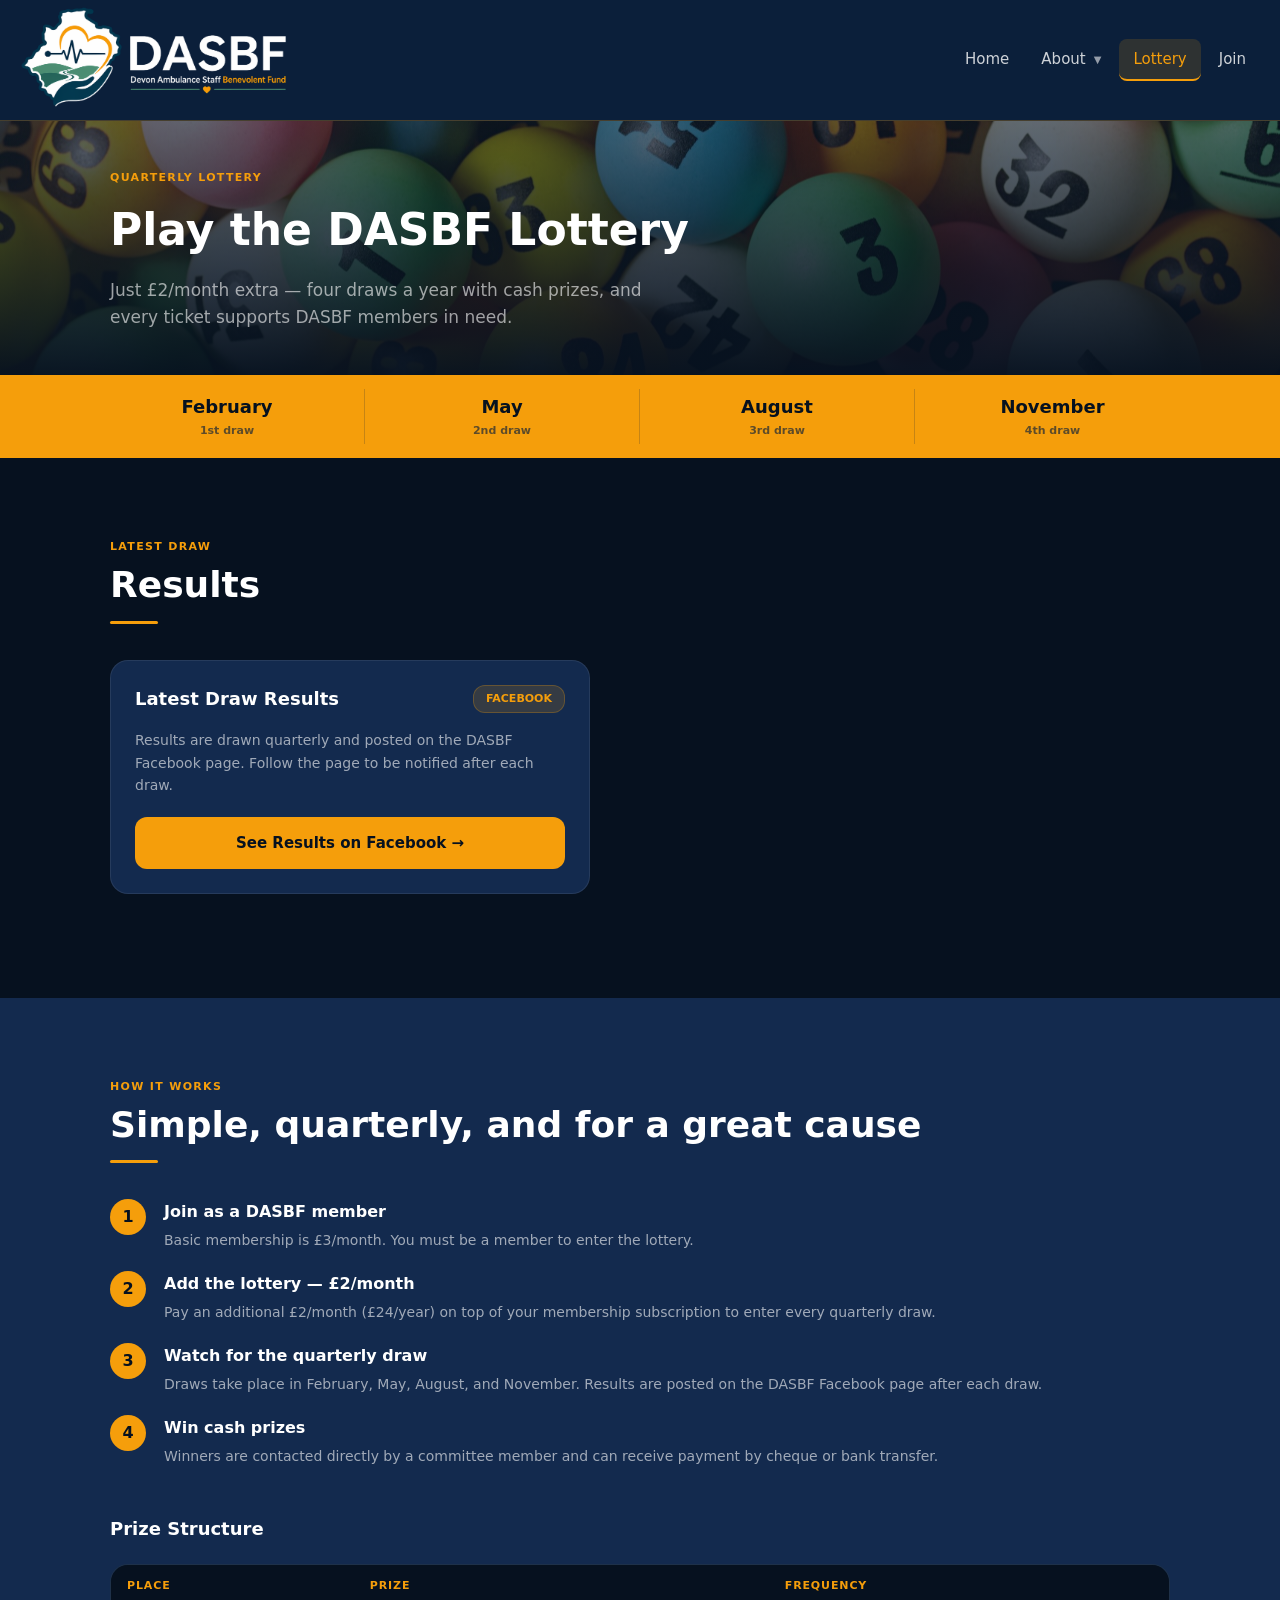
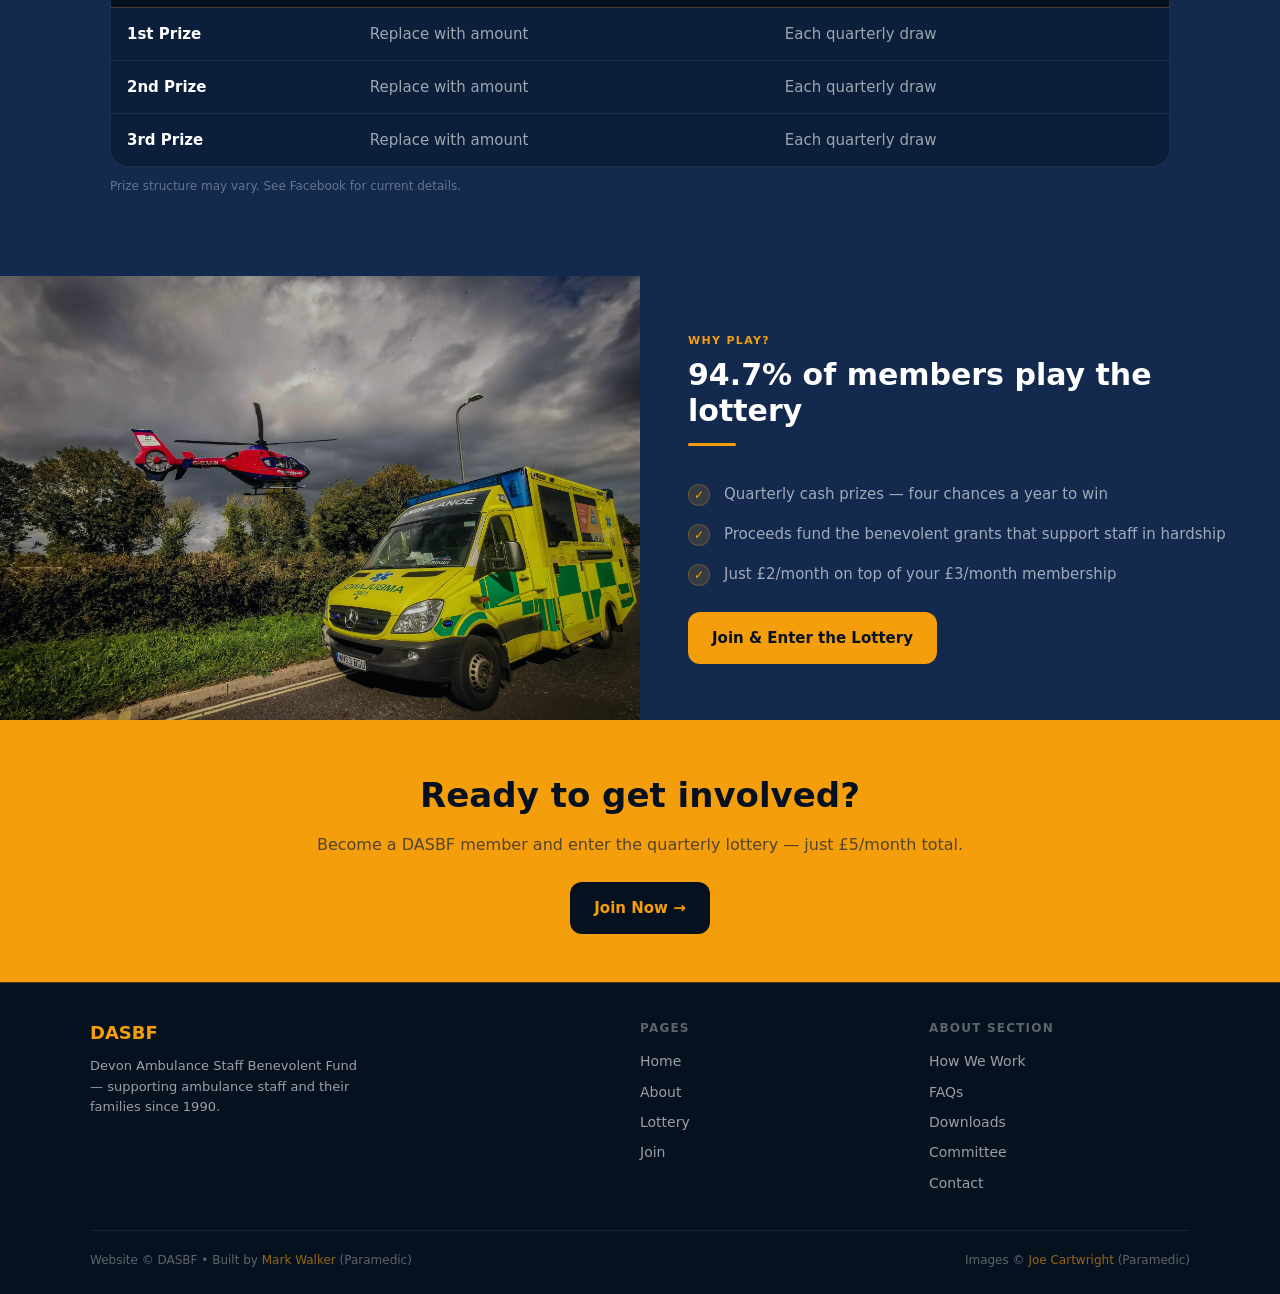
<file: lottery.html>
<!DOCTYPE html>
<html lang="en">
<head>
  <meta charset="UTF-8" />
  <meta name="viewport" content="width=device-width, initial-scale=1.0" />
  <meta name="description" content="The DASBF quarterly lottery — how it works, prizes, and where to see results." />
  <title>Lottery — DASBF Devon Ambulance Staff Benevolent Fund</title>
  <link rel="stylesheet" href="css/styles.css" />
</head>
<body>

  <nav class="site-nav" role="navigation" aria-label="Main navigation">
    <div class="nav-inner">
      <a href="index.html" class="nav-logo"><img src="images/logo.png" alt="DASBF — Devon Ambulance Staff Benevolent Fund" class="nav-logo-img" /></a>
      <button class="nav-toggle" aria-expanded="false" aria-label="Toggle menu">
        <span></span><span></span><span></span>
      </button>
    </div>
    <div class="nav-menu">
      <a href="index.html" class="">Home</a>
      <div class="nav-item">
        <button class="nav-dropdown-toggle " aria-expanded="false" aria-haspopup="true">
          About <span class="dropdown-arrow">&#9660;</span>
        </button>
        <div class="nav-dropdown">
      <a href="about.html" class="">&#8962; About</a>
      <a href="about-how-we-work.html" class="">How We Work</a>
      <a href="about-faq.html" class="">FAQs</a>
      <a href="about-downloads.html" class="">Downloads</a>
      <a href="about-committee.html" class="">Committee</a>
      <a href="contact.html" class="">Contact</a>
        </div>
      </div>
      <a href="lottery.html" class="active">Lottery</a>
      <a href="join.html" class="">Join</a>
    </div>
  </nav>

  <!-- HERO -->
  <section style="position:relative; min-height:240px; display:flex; align-items:flex-end; overflow:hidden; background:var(--navy);">
    <!-- REPLACE: A photo from Joe for the lottery page -->
    <div style="position:absolute; inset:0; background-image:url('images/lottery-hero.jpg'); background-size:cover; background-position:center; opacity:0.6;"></div>
    <div style="position:absolute; inset:0; background:linear-gradient(to top, rgba(6,17,31,0.97) 0%, rgba(6,17,31,0.4) 100%);"></div>
    <div class="container" style="position:relative; z-index:2; padding-top:48px; padding-bottom:44px;">
      <p class="section-label">Quarterly Lottery</p>
      <h1 style="font-size:clamp(26px,6vw,44px); font-weight:800; color:var(--white); margin-bottom:12px;">Play the DASBF Lottery</h1>
      <p style="font-size:clamp(14px,3vw,17px); color:var(--text-muted); max-width:560px;">Just £2/month extra — four draws a year with cash prizes, and every ticket supports DASBF members in need.</p>
    </div>
  </section>

  <!-- DRAW DATES STRIP -->
  <div style="background:var(--amber); padding:14px 20px;">
    <div style="max-width:1100px; margin:0 auto; display:grid; grid-template-columns:repeat(4,1fr); text-align:center; gap:0;">
      <div style="border-right:1px solid rgba(11,31,58,0.2); padding:4px 8px;">
        <span style="display:block; font-weight:800; font-size:clamp(14px,3vw,18px); color:var(--navy-deep);">February</span>
        <span style="display:block; font-size:11px; color:rgba(11,31,58,0.65); font-weight:600;">1st draw</span>
      </div>
      <div style="border-right:1px solid rgba(11,31,58,0.2); padding:4px 8px;">
        <span style="display:block; font-weight:800; font-size:clamp(14px,3vw,18px); color:var(--navy-deep);">May</span>
        <span style="display:block; font-size:11px; color:rgba(11,31,58,0.65); font-weight:600;">2nd draw</span>
      </div>
      <div style="border-right:1px solid rgba(11,31,58,0.2); padding:4px 8px;">
        <span style="display:block; font-weight:800; font-size:clamp(14px,3vw,18px); color:var(--navy-deep);">August</span>
        <span style="display:block; font-size:11px; color:rgba(11,31,58,0.65); font-weight:600;">3rd draw</span>
      </div>
      <div style="padding:4px 8px;">
        <span style="display:block; font-weight:800; font-size:clamp(14px,3vw,18px); color:var(--navy-deep);">November</span>
        <span style="display:block; font-size:11px; color:rgba(11,31,58,0.65); font-weight:600;">4th draw</span>
      </div>
    </div>
  </div>

  <!-- RESULTS -->
  <section class="section">
    <div class="container">
      <p class="section-label">Latest Draw</p>
      <h2 class="section-title">Results</h2>
      <div class="section-divider"></div>

      <div class="card" style="max-width: 480px; margin-bottom: 24px;">
        <div style="display:flex; align-items:center; justify-content:space-between; flex-wrap:wrap; gap:8px; margin-bottom:16px;">
          <h3 style="margin:0;">Latest Draw Results</h3>
          <span style="font-size:11px; background:var(--amber-pale); border:1px solid var(--border-amber); color:var(--amber); padding:4px 12px; border-radius:12px; font-weight:700;">FACEBOOK</span>
        </div>
        <p style="color:var(--text-muted); font-size:14px; margin-bottom:20px;">
          Results are drawn quarterly and posted on the DASBF Facebook page. Follow the page to be notified after each draw.
        </p>
        <!-- REPLACE: Update to the real DASBF Facebook page URL -->
        <a href="https://www.facebook.com/dasbfund" target="_blank" rel="noopener" class="btn btn-amber btn-block">
          See Results on Facebook &rarr;
        </a>
      </div>
    </div>
  </section>

  <!-- HOW IT WORKS -->
  <section class="section" style="background: var(--navy-mid);">
    <div class="container">
      <p class="section-label">How It Works</p>
      <h2 class="section-title">Simple, quarterly, and for a great cause</h2>
      <div class="section-divider"></div>

      <div style="display:grid; gap:48px; grid-template-columns:1fr;">
        <div class="step-list">
          <div class="step">
            <div class="step-num">1</div>
            <div class="step-text">
              <h3>Join as a DASBF member</h3>
              <p>Basic membership is £3/month. You must be a member to enter the lottery.</p>
            </div>
          </div>
          <div class="step">
            <div class="step-num">2</div>
            <div class="step-text">
              <h3>Add the lottery — £2/month</h3>
              <p>Pay an additional £2/month (£24/year) on top of your membership subscription to enter every quarterly draw.</p>
            </div>
          </div>
          <div class="step">
            <div class="step-num">3</div>
            <div class="step-text">
              <h3>Watch for the quarterly draw</h3>
              <p>Draws take place in February, May, August, and November. Results are posted on the DASBF Facebook page after each draw.</p>
            </div>
          </div>
          <div class="step">
            <div class="step-num">4</div>
            <div class="step-text">
              <h3>Win cash prizes</h3>
              <p>Winners are contacted directly by a committee member and can receive payment by cheque or bank transfer.</p>
            </div>
          </div>
        </div>

        <!-- Prize table -->
        <div>
          <h3 style="color:var(--white); font-size:18px; font-weight:700; margin-bottom:20px;">Prize Structure</h3>
          <div style="background:var(--navy); border-radius:var(--radius-lg); overflow:hidden; border:1px solid var(--border-subtle);">
            <table class="prize-table">
              <thead>
                <tr>
                  <th>Place</th>
                  <th>Prize</th>
                  <th>Frequency</th>
                </tr>
              </thead>
              <tbody>
                <!--
                  REPLACE: Update these prize amounts to reflect the real DASBF prize structure.
                -->
                <tr><td>1st Prize</td><td>Replace with amount</td><td>Each quarterly draw</td></tr>
                <tr><td>2nd Prize</td><td>Replace with amount</td><td>Each quarterly draw</td></tr>
                <tr><td>3rd Prize</td><td>Replace with amount</td><td>Each quarterly draw</td></tr>
              </tbody>
            </table>
          </div>
          <p style="font-size:12px; color:var(--text-dim); margin-top:10px;">Prize structure may vary. See Facebook for current details.</p>
        </div>
      </div>
    </div>
  </section>

  <!-- PHOTO SPLIT -->
  <section class="split">
    <!-- REPLACE: A crew or event photo from Joe -->
    <div class="split-photo" style="background-image: url('images/lottery-split.jpg');"></div>
    <div class="split-content">
      <p class="section-label">Why Play?</p>
      <h2 class="section-title" style="font-size: clamp(20px,4vw,30px);">94.7% of members play the lottery</h2>
      <div class="section-divider"></div>
      <ul class="info-list">
        <li><span class="check">&#10003;</span> Quarterly cash prizes — four chances a year to win</li>
        <li><span class="check">&#10003;</span> Proceeds fund the benevolent grants that support staff in hardship</li>
        <li><span class="check">&#10003;</span> Just £2/month on top of your £3/month membership</li>
      </ul>
      <br />
      <a href="join.html" class="btn btn-amber">Join &amp; Enter the Lottery</a>
    </div>
  </section>

  <section class="cta-banner">
    <h2>Ready to get involved?</h2>
    <p>Become a DASBF member and enter the quarterly lottery — just £5/month total.</p>
    <a href="join.html" class="btn btn-navy">Join Now &rarr;</a>
  </section>

  <footer class="site-footer">
    <div class="footer-inner">
      <div class="footer-brand">
        <h3>DASBF</h3>
        <p>Devon Ambulance Staff Benevolent Fund — supporting ambulance staff and their families since 1990.</p>
      </div>
      <div class="footer-col">
        <h4>Pages</h4>
        <a href="index.html">Home</a>
        <a href="about.html">About</a>
        <a href="lottery.html">Lottery</a>
        <a href="join.html">Join</a>
      </div>
      <div class="footer-col">
        <h4>About Section</h4>
        <a href="about-how-we-work.html">How We Work</a>
        <a href="about-faq.html">FAQs</a>
        <a href="about-downloads.html">Downloads</a>
        <a href="about-committee.html">Committee</a>
        <a href="contact.html">Contact</a>
      </div>
    </div>
    <div class="footer-bottom">
      <p>Website &copy; DASBF &bull; Built by <a href="mailto:markdevon@gmail.com">Mark Walker</a> (Paramedic)</p>
      <p>Images &copy; <a href="https://www.instagram.com/life_on_the_999/" target="_blank" rel="noopener">Joe Cartwright</a> (Paramedic)</p>
    </div>
  </footer>

  <script src="js/main.js"></script>
</body>
</html>
</file>
<file: css/styles.css>
/* =============================================
   DASBF — Devon Ambulance Staff Benevolent Fund
   Stylesheet v2.0  |  Mobile-first
   ============================================= */

*, *::before, *::after { box-sizing: border-box; margin: 0; padding: 0; }

:root {
  --navy:          #0B1F3A;
  --navy-mid:      #132a4e;
  --navy-deep:     #06111f;
  --amber:         #F59E0B;
  --amber-dark:    #D97706;
  --amber-pale:    rgba(245,158,11,0.15);
  --white:         #ffffff;
  --text-muted:    rgba(255,255,255,0.6);
  --text-dim:      rgba(255,255,255,0.35);
  --border-subtle: rgba(255,255,255,0.08);
  --border-amber:  rgba(245,158,11,0.25);
  --radius-sm:  8px;
  --radius-md:  12px;
  --radius-lg:  18px;
  --font: 'Segoe UI', system-ui, -apple-system, sans-serif;
}

html { scroll-behavior: smooth; }
body {
  font-family: var(--font);
  background: var(--navy-deep);
  color: var(--white);
  font-size: 16px;
  line-height: 1.6;
  -webkit-font-smoothing: antialiased;
}
img { max-width: 100%; display: block; }
a { text-decoration: none; color: inherit; }
button { cursor: pointer; font-family: var(--font); }
.container { width: 100%; max-width: 1100px; margin: 0 auto; padding: 0 20px; }
.amber { color: var(--amber); }

/* =============================================
   MAIN NAVIGATION
   ============================================= */
.site-nav {
  position: sticky;
  top: 0;
  z-index: 100;
  background: var(--navy);
  border-bottom: 1px solid var(--border-amber);
}
.nav-inner {
  display: flex;
  align-items: center;
  justify-content: space-between;
  height: auto;
  min-height: 120px;
  padding: 8px 20px;
  flex-wrap: nowrap;
  gap: 16px;
}
.nav-logo {
  display: flex;
  align-items: center;
  flex-shrink: 0;
}
.nav-logo-img {
  height: 112px;
  width: auto;
  display: block;
}

.nav-toggle {
  display: flex;
  flex-direction: column;
  gap: 5px;
  background: none;
  border: none;
  padding: 6px;
  cursor: pointer;
  z-index: 200;
}
.nav-toggle span {
  display: block;
  width: 24px;
  height: 2px;
  background: var(--amber);
  border-radius: 2px;
  transition: transform 0.25s, opacity 0.25s;
}
.nav-toggle.open span:nth-child(1) { transform: translateY(7px) rotate(45deg); }
.nav-toggle.open span:nth-child(2) { opacity: 0; }
.nav-toggle.open span:nth-child(3) { transform: translateY(-7px) rotate(-45deg); }

.nav-menu {
  display: none;
  flex-direction: column;
  background: var(--navy-deep);
  border-top: 1px solid var(--border-amber);
  padding: 8px 0 16px;
}
.nav-menu.open { display: flex; }
.nav-menu a {
  padding: 13px 24px;
  font-size: 16px;
  color: rgba(255,255,255,0.8);
  font-weight: 500;
  border-left: 3px solid transparent;
  transition: color 0.2s, border-color 0.2s;
}
.nav-menu a:hover,
.nav-menu a.active {
  color: var(--amber);
  border-left-color: var(--amber);
  background: var(--amber-pale);
}

/* --- Dropdown --- */
.nav-item { position: relative; width: 100%; }

.nav-dropdown-toggle {
  display: flex;
  align-items: center;
  justify-content: space-between;
  gap: 8px;
  padding: 13px 24px;
  font-size: 16px;
  color: rgba(255,255,255,0.8);
  font-weight: 500;
  border-left: 3px solid transparent;
  background: none;
  border-top: none;
  border-right: none;
  border-bottom: none;
  width: 100%;
  text-align: left;
  cursor: pointer;
  font-family: var(--font);
  transition: color 0.2s, border-color 0.2s;
}
.nav-dropdown-toggle:hover,
.nav-dropdown-toggle.active {
  color: var(--amber);
  border-left-color: var(--amber);
  background: var(--amber-pale);
}
.nav-dropdown-toggle.active { border-left-color: var(--amber); }

.dropdown-arrow {
  font-size: 10px;
  transition: transform 0.25s;
  opacity: 0.7;
  flex-shrink: 0;
}
.nav-dropdown-toggle.open .dropdown-arrow { transform: rotate(180deg); }

.nav-dropdown {
  display: none;
  flex-direction: column;
  background: rgba(6,17,31,0.6);
  border-left: 3px solid var(--border-amber);
  margin-left: 0;
}
.nav-dropdown.open { display: flex; }
.nav-dropdown a {
  display: block;
  padding: 10px 24px 10px 36px;
  font-size: 14px;
  border-left: none;
  width: 100%;
}
.nav-dropdown a:hover,
.nav-dropdown a.active {
  color: var(--amber);
  border-left: none;
  background: var(--amber-pale);
}

@media (min-width: 768px) {
  .site-nav {
    display: flex;
    align-items: center;
    padding: 0 20px;
  }
  .nav-inner {
    flex-shrink: 0;
    padding: 0;
    height: auto;
    border-bottom: none;
  }
  .nav-toggle { display: none; }
  .nav-menu {
    display: flex !important;
    flex-direction: row;
    background: none;
    border: none;
    padding: 0;
    gap: 4px;
    align-items: center;
    flex: 1;
    justify-content: flex-end;
  }
  .nav-menu > a {
    padding: 8px 14px;
    font-size: 15px;
    border-left: none;
    border-radius: var(--radius-sm);
    border-bottom: 2px solid transparent;
  }
  .nav-menu > a:hover,
  .nav-menu > a.active {
    color: var(--amber);
    background: var(--amber-pale);
    border-bottom-color: var(--amber);
  }

  /* Desktop dropdown */
  .nav-item { position: relative; width: auto; }
  .nav-dropdown-toggle {
    padding: 8px 14px;
    font-size: 15px;
    border-left: none;
    border-bottom: 2px solid transparent;
    border-radius: var(--radius-sm);
    width: auto;
    background: none;
  }
  .nav-dropdown-toggle:hover,
  .nav-dropdown-toggle.active {
    color: var(--amber);
    background: var(--amber-pale);
    border-left: none;
    border-bottom-color: var(--amber);
  }
  .nav-dropdown {
    position: absolute;
    top: calc(100% + 6px);
    left: 0;
    min-width: 180px;
    background: var(--navy-deep);
    border: 1px solid var(--border-amber);
    border-radius: var(--radius-md);
    border-left: 1px solid var(--border-amber);
    box-shadow: 0 8px 24px rgba(0,0,0,0.4);
    z-index: 200;
    margin-left: 0;
    overflow: hidden;
    flex-direction: column;
  }
  .nav-dropdown a {
    padding: 11px 18px;
    font-size: 14px;
    display: block;
    border-left: 3px solid transparent;
    border-bottom: none;
    border-radius: 0;
    white-space: nowrap;
    width: 100%;
  }
  .nav-dropdown a:hover,
  .nav-dropdown a.active {
    color: var(--amber);
    background: var(--amber-pale);
    border-left-color: var(--amber);
    border-bottom: none;
  }
}



/* =============================================
   HERO (home page)
   ============================================= */
.hero {
  position: relative;
  min-height: 70vh;
  display: flex;
  align-items: flex-end;
  overflow: hidden;
  background: var(--navy);
}
.hero-bg {
  position: absolute;
  inset: 0;
  background-size: cover;
  background-position: center;
  opacity: 0.6;
}
.hero-overlay {
  position: absolute;
  inset: 0;
  background: linear-gradient(to top, rgba(6,17,31,0.92) 0%, rgba(6,17,31,0.35) 55%, rgba(11,31,58,0.15) 100%);
}
.hero-content {
  position: relative;
  z-index: 2;
  padding: 40px 20px 48px;
  width: 100%;
  max-width: 700px;
}
.hero-badge {
  display: inline-flex;
  align-items: center;
  gap: 8px;
  background: var(--amber-pale);
  border: 1px solid var(--border-amber);
  border-radius: 20px;
  padding: 5px 14px;
  font-size: 12px;
  color: var(--amber);
  font-weight: 600;
  letter-spacing: 0.06em;
  text-transform: uppercase;
  margin-bottom: 16px;
}
.pulse-dot {
  width: 7px; height: 7px;
  background: var(--amber);
  border-radius: 50%;
  animation: pulse 1.8s infinite;
}
@keyframes pulse {
  0%, 100% { opacity: 1; transform: scale(1); }
  50%       { opacity: 0.5; transform: scale(0.7); }
}
.hero h1 {
  font-size: clamp(28px, 7vw, 52px);
  font-weight: 800;
  line-height: 1.1;
  margin-bottom: 14px;
  color: var(--white);
}
.hero h1 em { font-style: normal; color: var(--amber); }
.hero p {
  font-size: clamp(15px, 3.5vw, 18px);
  color: var(--text-muted);
  margin-bottom: 28px;
  max-width: 520px;
  line-height: 1.6;
}
.hero-actions { display: flex; flex-direction: column; gap: 12px; }
@media (min-width: 480px) {
  .hero-actions { flex-direction: row; }
  .hero { min-height: 75vh; }
  .hero-content { padding: 60px 40px 60px; }
}
@media (min-width: 768px) {
  .hero { min-height: 85vh; }
  .hero-content { padding: 80px 60px 80px; }
}

/* =============================================
   BUTTONS
   ============================================= */
.btn {
  display: inline-flex;
  align-items: center;
  justify-content: center;
  gap: 8px;
  padding: 14px 24px;
  border-radius: var(--radius-md);
  font-size: 15px;
  font-weight: 700;
  transition: transform 0.15s, opacity 0.15s, background 0.15s;
  border: none;
  cursor: pointer;
}
.btn:active { transform: scale(0.97); }
.btn-amber { background: var(--amber); color: var(--navy-deep); }
.btn-amber:hover { background: var(--amber-dark); }
.btn-outline {
  background: transparent;
  color: var(--white);
  border: 1.5px solid rgba(255,255,255,0.3);
}
.btn-outline:hover { border-color: var(--amber); color: var(--amber); }
.btn-navy { background: var(--navy-deep); color: var(--amber); }
.btn-navy:hover { background: var(--navy); }
.btn-block { width: 100%; }

/* =============================================
   STATS STRIP
   ============================================= */
.stats-strip { background: var(--amber); padding: 18px 20px; }
.stats-grid {
  display: grid;
  grid-template-columns: repeat(3, 1fr);
  max-width: 1100px;
  margin: 0 auto;
}
.stat {
  text-align: center;
  padding: 6px 8px;
  border-right: 1px solid rgba(11,31,58,0.2);
}
.stat:last-child { border-right: none; }
.stat-num {
  display: block;
  font-size: clamp(18px, 5vw, 28px);
  font-weight: 800;
  color: var(--navy-deep);
  line-height: 1;
}
.stat-label {
  display: block;
  font-size: clamp(10px, 2.5vw, 13px);
  color: rgba(11,31,58,0.65);
  margin-top: 4px;
  font-weight: 600;
}

/* =============================================
   SECTION FOUNDATIONS
   ============================================= */
.section { padding: 56px 0; }
.section-label {
  font-size: 11px;
  font-weight: 700;
  letter-spacing: 0.12em;
  text-transform: uppercase;
  color: var(--amber);
  margin-bottom: 8px;
}
.section-title {
  font-size: clamp(22px, 5vw, 36px);
  font-weight: 800;
  color: var(--white);
  line-height: 1.2;
  margin-bottom: 14px;
}
.section-lead {
  font-size: clamp(15px, 3vw, 17px);
  color: var(--text-muted);
  max-width: 600px;
  line-height: 1.7;
  margin-bottom: 36px;
}
.section-divider {
  width: 48px;
  height: 3px;
  background: var(--amber);
  border-radius: 2px;
  margin-bottom: 36px;
}
@media (min-width: 768px) { .section { padding: 80px 0; } }

/* =============================================
   CARDS
   ============================================= */
.card {
  background: var(--navy-mid);
  border: 1px solid var(--border-subtle);
  border-radius: var(--radius-lg);
  padding: 24px;
  transition: border-color 0.2s, transform 0.2s;
}
.card:hover { border-color: var(--border-amber); transform: translateY(-2px); }
.card-icon {
  width: 48px; height: 48px;
  background: var(--amber-pale);
  border: 1px solid var(--border-amber);
  border-radius: var(--radius-md);
  display: flex;
  align-items: center;
  justify-content: center;
  font-size: 22px;
  margin-bottom: 16px;
}
.card h3 { font-size: 18px; font-weight: 700; color: var(--white); margin-bottom: 8px; }
.card p  { font-size: 14px; color: var(--text-muted); line-height: 1.6; margin-bottom: 16px; }
.card-link {
  display: inline-flex;
  align-items: center;
  gap: 6px;
  font-size: 14px;
  color: var(--amber);
  font-weight: 600;
}
.cards-grid { display: grid; gap: 16px; grid-template-columns: 1fr; }
@media (min-width: 640px) { .cards-grid { grid-template-columns: repeat(2, 1fr); } }
@media (min-width: 900px) { .cards-grid { grid-template-columns: repeat(3, 1fr); } }

/* =============================================
   PHOTO SPLIT
   ============================================= */
.split { display: grid; grid-template-columns: 1fr; align-items: center; }
.split-photo {
  height: 280px;
  background-size: cover;
  background-position: center;
  opacity: 0.7;
}
.split-content { padding: 40px 24px; background: var(--navy-mid); }
@media (min-width: 768px) {
  .split { grid-template-columns: 1fr 1fr; }
  .split-photo { height: 100%; min-height: 360px; opacity: 0.85; }
  .split.reverse .split-photo { order: 2; }
  .split.reverse .split-content { order: 1; }
  .split-content { padding: 56px 48px; }
}

/* =============================================
   CTA BANNER
   ============================================= */
.cta-banner { background: var(--amber); padding: 48px 20px; text-align: center; }
.cta-banner h2 {
  font-size: clamp(22px, 5vw, 34px);
  font-weight: 800;
  color: var(--navy-deep);
  margin-bottom: 10px;
}
.cta-banner p { font-size: 16px; color: rgba(11,31,58,0.7); margin-bottom: 24px; }

/* =============================================
   PAGE HERO (inner pages)
   ============================================= */
.page-hero {
  background: var(--navy);
  padding: 48px 20px 40px;
  position: relative;
  overflow: hidden;
}
.page-hero::after {
  content: '';
  position: absolute;
  right: -60px; top: -60px;
  width: 280px; height: 280px;
  border-radius: 50%;
  background: var(--amber-pale);
  pointer-events: none;
}
.page-hero .container { position: relative; z-index: 2; }
.page-hero h1 {
  font-size: clamp(24px, 6vw, 42px);
  font-weight: 800;
  color: var(--white);
  margin-bottom: 10px;
}
.page-hero p {
  font-size: clamp(14px, 3vw, 17px);
  color: var(--text-muted);
  max-width: 560px;
}

/* =============================================
   INFO LIST
   ============================================= */
.info-list { list-style: none; display: flex; flex-direction: column; gap: 16px; }
.info-list li {
  display: flex;
  align-items: flex-start;
  gap: 14px;
  font-size: 15px;
  color: var(--text-muted);
  line-height: 1.6;
}
.check {
  width: 22px; height: 22px;
  background: var(--amber-pale);
  border: 1px solid var(--border-amber);
  border-radius: 50%;
  display: flex;
  align-items: center;
  justify-content: center;
  flex-shrink: 0;
  color: var(--amber);
  font-size: 12px;
  font-weight: 700;
  margin-top: 2px;
}

/* =============================================
   TEAM / COMMITTEE
   ============================================= */
.team-grid { display: grid; gap: 16px; grid-template-columns: 1fr; }
@media (min-width: 480px) { .team-grid { grid-template-columns: repeat(2, 1fr); } }
@media (min-width: 768px) { .team-grid { grid-template-columns: repeat(3, 1fr); } }
.team-card {
  background: var(--navy-mid);
  border: 1px solid var(--border-subtle);
  border-radius: var(--radius-lg);
  padding: 24px;
  transition: border-color 0.2s;
}
.team-card:hover { border-color: var(--border-amber); }
.team-avatar {
  width: 52px; height: 52px;
  border-radius: 50%;
  background: var(--amber-pale);
  border: 2px solid var(--border-amber);
  display: flex;
  align-items: center;
  justify-content: center;
  font-size: 18px;
  font-weight: 800;
  color: var(--amber);
  margin-bottom: 14px;
}
.team-card h3 { font-size: 16px; font-weight: 700; color: var(--white); margin-bottom: 2px; }
.team-card .role { font-size: 13px; color: var(--amber); font-weight: 600; margin-bottom: 4px; }
.team-card .email { font-size: 13px; color: var(--text-muted); }
.team-card .email a { color: var(--text-muted); transition: color 0.2s; }
.team-card .email a:hover { color: var(--amber); }

/* =============================================
   ACCORDION / FAQ
   ============================================= */
.accordion-item { border-bottom: 1px solid var(--border-subtle); }
.accordion-btn {
  width: 100%;
  background: none;
  border: none;
  padding: 18px 0;
  display: flex;
  align-items: center;
  justify-content: space-between;
  gap: 16px;
  font-size: 15px;
  font-weight: 600;
  color: var(--white);
  text-align: left;
  cursor: pointer;
}
.accordion-icon {
  width: 24px; height: 24px;
  border-radius: 50%;
  background: var(--amber-pale);
  border: 1px solid var(--border-amber);
  display: flex;
  align-items: center;
  justify-content: center;
  flex-shrink: 0;
  color: var(--amber);
  font-size: 14px;
  font-weight: 700;
  transition: transform 0.25s;
}
.accordion-btn.open .accordion-icon { transform: rotate(45deg); }
.accordion-body {
  display: none;
  padding: 0 0 18px;
  font-size: 14px;
  color: var(--text-muted);
  line-height: 1.7;
}
.accordion-body.open { display: block; }

/* =============================================
   DOWNLOADS
   ============================================= */
.download-group { margin-bottom: 36px; }
.download-group h3 {
  font-size: 14px;
  font-weight: 700;
  letter-spacing: 0.08em;
  text-transform: uppercase;
  color: var(--amber);
  margin-bottom: 14px;
  padding-bottom: 10px;
  border-bottom: 1px solid var(--border-amber);
}
.download-item {
  display: flex;
  align-items: center;
  justify-content: space-between;
  gap: 16px;
  padding: 14px 0;
  border-bottom: 1px solid var(--border-subtle);
}
.download-item:last-child { border-bottom: none; }
.download-info { flex: 1; }
.download-info h4 { font-size: 15px; font-weight: 600; color: var(--white); margin-bottom: 2px; }
.download-info p  { font-size: 13px; color: var(--text-muted); }
.download-btn {
  display: inline-flex;
  align-items: center;
  gap: 6px;
  background: var(--amber-pale);
  border: 1px solid var(--border-amber);
  border-radius: var(--radius-sm);
  padding: 8px 14px;
  font-size: 13px;
  font-weight: 700;
  color: var(--amber);
  white-space: nowrap;
  transition: background 0.2s;
  flex-shrink: 0;
}
.download-btn:hover { background: rgba(245,158,11,0.28); }

/* =============================================
   NOTICE / ALERT
   ============================================= */
.notice {
  background: var(--amber-pale);
  border: 1px solid var(--border-amber);
  border-radius: var(--radius-md);
  padding: 16px 20px;
  display: flex;
  gap: 12px;
  align-items: flex-start;
  font-size: 14px;
  color: rgba(255,255,255,0.8);
  line-height: 1.6;
}
.notice-icon { font-size: 18px; flex-shrink: 0; margin-top: 1px; }

/* =============================================
   CONTACT
   ============================================= */
.contact-grid { display: grid; grid-template-columns: 1fr; gap: 16px; }
@media (min-width: 640px) { .contact-grid { grid-template-columns: repeat(2, 1fr); } }

.address-block {
  background: var(--navy-mid);
  border: 1px solid var(--border-subtle);
  border-radius: var(--radius-lg);
  padding: 24px;
}
.address-block h3 { font-size: 16px; font-weight: 700; color: var(--white); margin-bottom: 14px; }
.address-block address {
  font-style: normal;
  font-size: 15px;
  color: var(--text-muted);
  line-height: 1.9;
}
.address-block a { color: var(--amber); }
.address-block a:hover { text-decoration: underline; }

/* =============================================
   PRIZE TABLE (Lottery)
   ============================================= */
.prize-table { width: 100%; border-collapse: collapse; font-size: 15px; }
.prize-table th {
  text-align: left;
  padding: 12px 16px;
  font-size: 11px;
  font-weight: 700;
  letter-spacing: 0.08em;
  text-transform: uppercase;
  color: var(--amber);
  background: var(--navy-deep);
  border-bottom: 1px solid var(--border-amber);
}
.prize-table td {
  padding: 14px 16px;
  border-bottom: 1px solid var(--border-subtle);
  color: var(--text-muted);
}
.prize-table td:first-child { color: var(--white); font-weight: 600; }
.prize-table tr:last-child td { border-bottom: none; }
.prize-table tr:hover td { background: var(--navy-mid); }

/* =============================================
   LOTTERY BALLS
   ============================================= */
.lottery-balls { display: flex; flex-wrap: wrap; gap: 10px; margin: 16px 0; }
.ball {
  width: 44px; height: 44px;
  background: var(--amber);
  border-radius: 50%;
  display: flex;
  align-items: center;
  justify-content: center;
  font-size: 15px;
  font-weight: 800;
  color: var(--navy-deep);
}

/* =============================================
   STEP LIST
   ============================================= */
.step-list { display: flex; flex-direction: column; gap: 20px; }
.step { display: flex; gap: 18px; align-items: flex-start; }
.step-num {
  width: 36px; height: 36px;
  border-radius: 50%;
  background: var(--amber);
  color: var(--navy-deep);
  font-weight: 800;
  font-size: 16px;
  display: flex;
  align-items: center;
  justify-content: center;
  flex-shrink: 0;
}
.step-text h3 { font-size: 16px; font-weight: 700; color: var(--white); margin-bottom: 4px; }
.step-text p  { font-size: 14px; color: var(--text-muted); line-height: 1.6; }

/* =============================================
   FOOTER
   ============================================= */
.site-footer {
  background: var(--navy-deep);
  border-top: 1px solid var(--border-amber);
  padding: 36px 20px 24px;
}
.footer-inner {
  max-width: 1100px;
  margin: 0 auto;
  display: grid;
  grid-template-columns: 1fr;
  gap: 28px;
}
@media (min-width: 768px) { .footer-inner { grid-template-columns: 2fr 1fr 1fr; } }
.footer-brand h3 { font-size: 18px; font-weight: 700; color: var(--amber); margin-bottom: 8px; }
.footer-brand p  { font-size: 13px; color: var(--text-muted); line-height: 1.6; max-width: 280px; }
.footer-col h4 {
  font-size: 12px;
  font-weight: 700;
  letter-spacing: 0.1em;
  text-transform: uppercase;
  color: var(--text-dim);
  margin-bottom: 12px;
}
.footer-col a { display: block; font-size: 14px; color: var(--text-muted); margin-bottom: 8px; }
.footer-col a:hover { color: var(--amber); }
.footer-bottom {
  max-width: 1100px;
  margin: 28px auto 0;
  padding-top: 20px;
  border-top: 1px solid var(--border-subtle);
  display: flex;
  flex-direction: column;
  gap: 6px;
}
@media (min-width: 768px) {
  .footer-bottom { flex-direction: row; justify-content: space-between; align-items: center; }
}
.footer-bottom p { font-size: 12px; color: var(--text-dim); }
.footer-bottom a { color: rgba(245,158,11,0.6); }
.footer-bottom a:hover { color: var(--amber); }

/* =============================================
   MEMBERSHIP BOX (join page)
   ============================================= */
.membership-box {
  background: var(--navy-mid);
  border: 2px solid var(--amber);
  border-radius: var(--radius-lg);
  padding: 32px 28px;
  text-align: center;
  max-width: 480px;
  margin: 0 auto;
}
.membership-box .price {
  font-size: 52px;
  font-weight: 800;
  color: var(--amber);
  line-height: 1;
  margin: 12px 0 4px;
}
.membership-box .price-period { font-size: 16px; color: var(--text-muted); margin-bottom: 24px; }
.membership-box .includes { text-align: left; margin-bottom: 28px; }
.membership-box .includes li {
  display: flex;
  align-items: flex-start;
  gap: 12px;
  font-size: 15px;
  color: var(--text-muted);
  padding: 8px 0;
  border-bottom: 1px solid var(--border-subtle);
}
.membership-box .includes li:last-child { border-bottom: none; }
</file>
